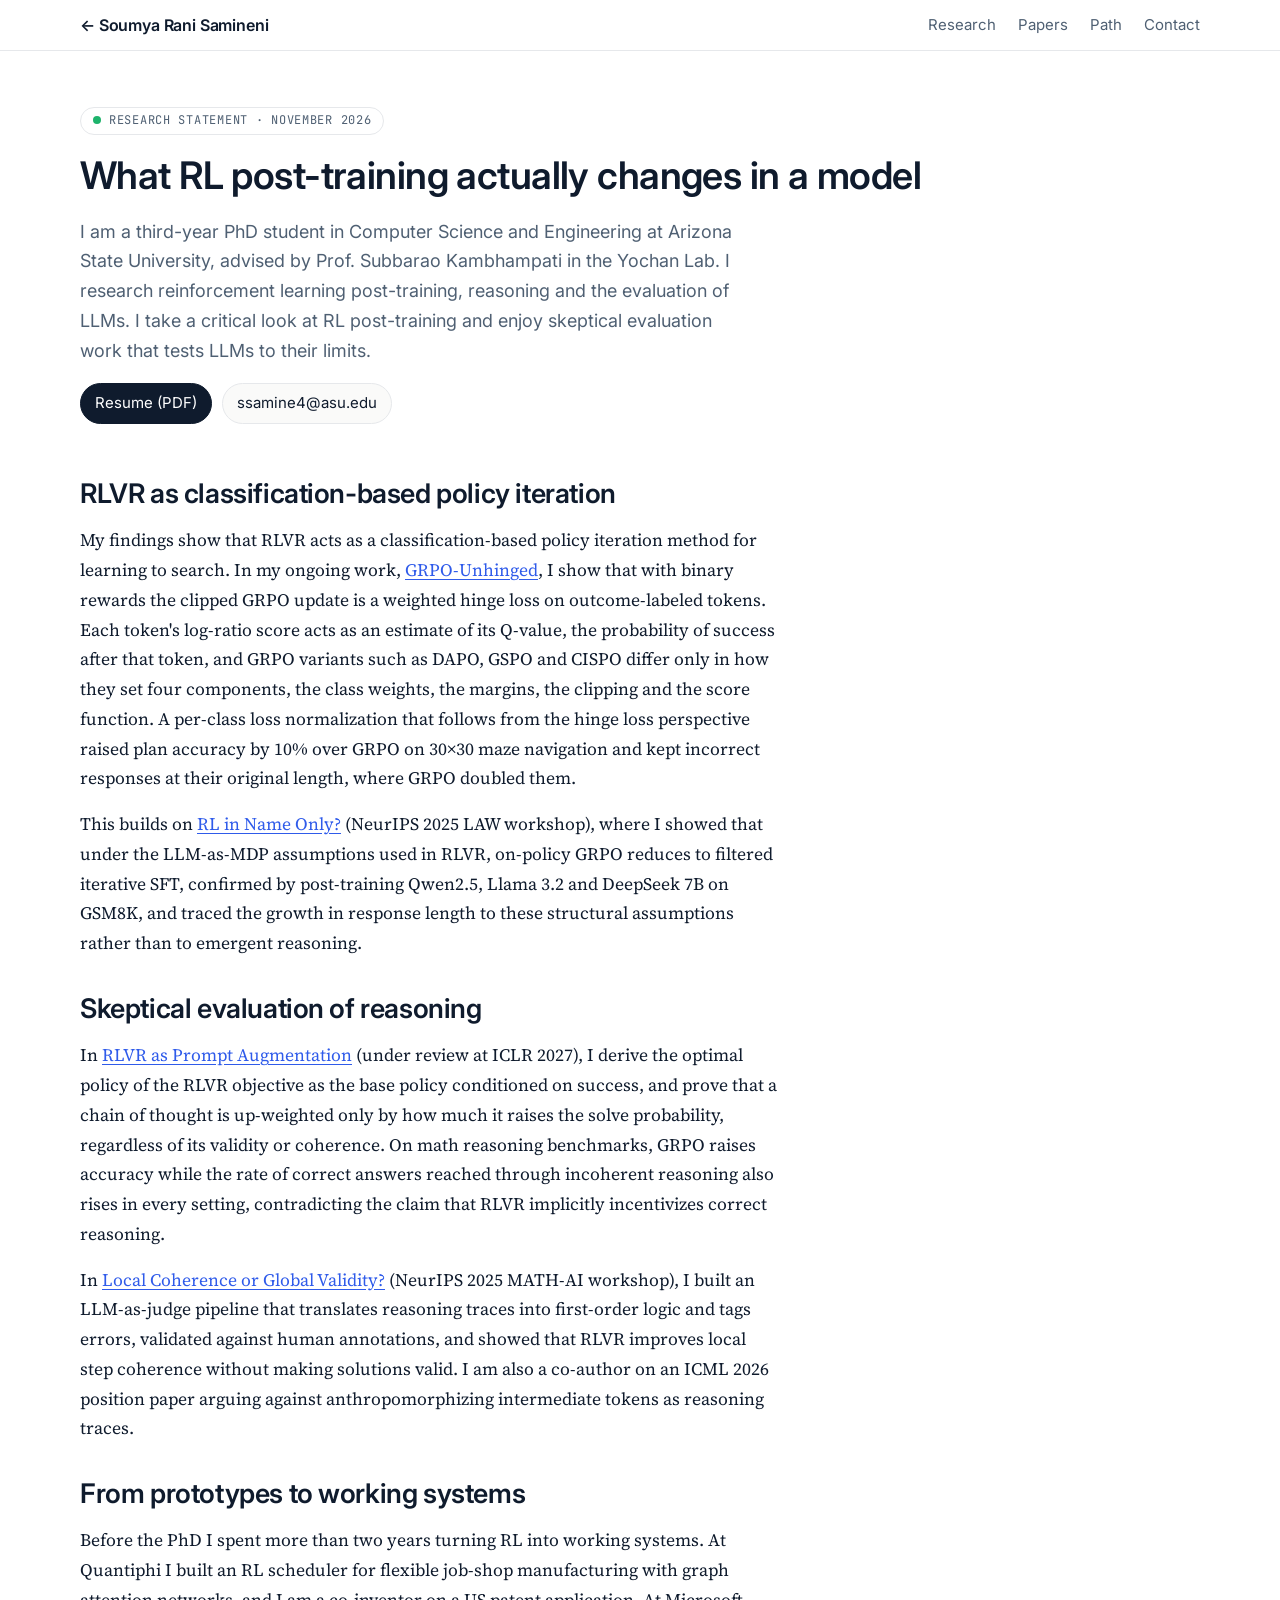
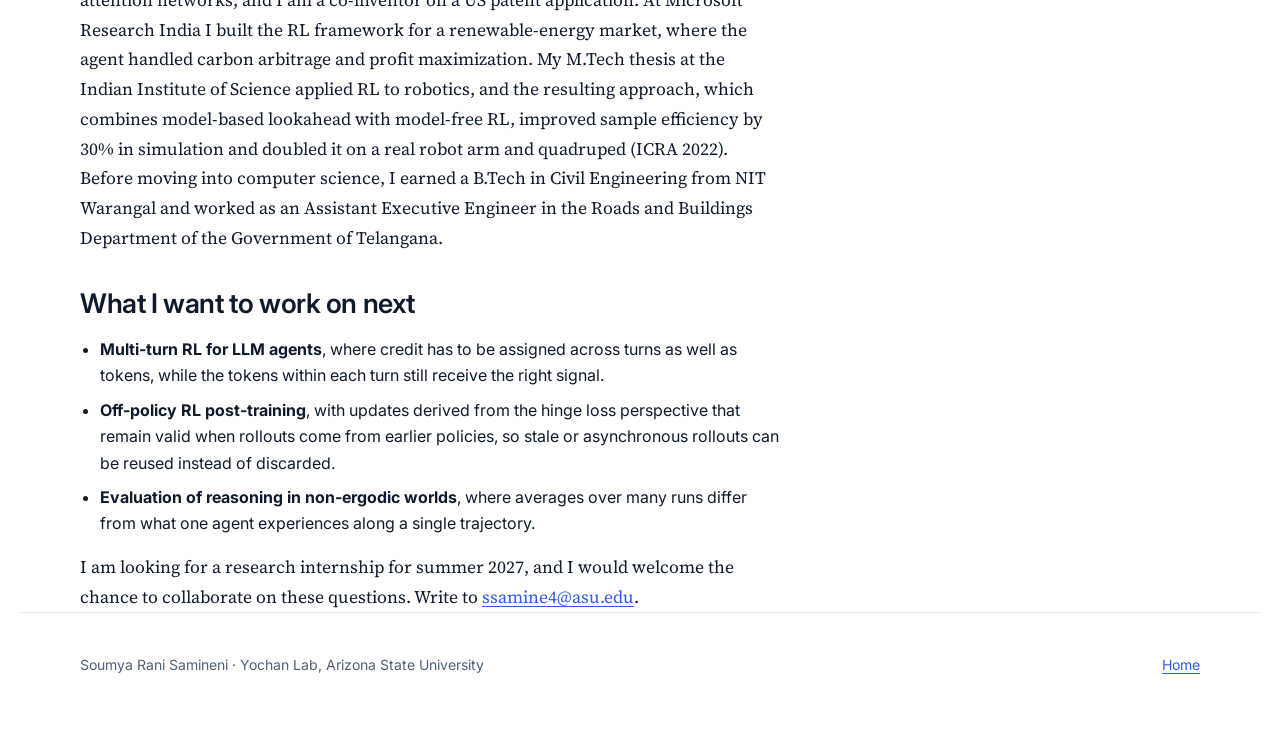
<file: research.html>
<!doctype html>
<html lang="en">
<head>
<meta charset="utf-8">
<meta name="viewport" content="width=device-width, initial-scale=1, viewport-fit=cover">
<title>Research Statement · Soumya Rani Samineni</title>
<meta name="description" content="Research statement of Soumya Rani Samineni, PhD student at Arizona State University working on RL post-training, reasoning and the evaluation of LLMs.">
<link rel="preconnect" href="https://fonts.googleapis.com">
<link rel="preconnect" href="https://fonts.gstatic.com" crossorigin>
<link href="https://fonts.googleapis.com/css2?family=Inter:wght@400;500;600&family=Source+Serif+4:opsz,wght@8..60,400;8..60,600&family=JetBrains+Mono:wght@400;500&display=swap" rel="stylesheet">
<link rel="icon" href="assets/favicon.svg?v=202611051950" type="image/svg+xml">
<link rel="icon" href="assets/favicon-96.png?v=202611051950" type="image/png" sizes="96x96">
<link rel="icon" href="assets/favicon-64.png?v=202611051950" type="image/png" sizes="64x64">
<link rel="apple-touch-icon" href="assets/apple-touch-icon.png?v=202611051950">
<link rel="stylesheet" href="assets/style.css?v=202611081452">
</head>
<body>
<nav class="top"><div class="wrap"><a class="brand" href="index.html">← Soumya Rani Samineni</a><ul><li><a href="index.html#featured">Research</a></li><li><a href="index.html#papers">Papers</a></li><li><a href="index.html#path">Path</a></li><li><a href="index.html#contact">Contact</a></li></ul></div></nav>

<main class="wrap">
  <div class="proj-hero">
    <span class="status"><i></i>Research statement · November 2026</span>
    <h1>What RL post-training actually changes in a model</h1>
    <p class="lede">I am a third-year PhD student in Computer Science and Engineering at Arizona State University, advised by Prof. Subbarao Kambhampati in the Yochan Lab. I research reinforcement learning post-training, reasoning and the evaluation of LLMs. I take a critical look at RL post-training and enjoy skeptical evaluation work that tests LLMs to their limits.</p>
    <div class="paper-meta">
      <a class="pill primary" href="data/Soumya_CV.pdf?v=202611071233">Resume (PDF)</a>
      <a class="pill" href="mailto:ssamine4@asu.edu">ssamine4@asu.edu</a>
    </div>
  </div>

  <div class="statement">
    <h2>RLVR as classification-based policy iteration</h2>
    <p>My findings show that RLVR acts as a classification-based policy iteration method for learning to search. In my ongoing work, <a href="projects/grpo-unhinged.html">GRPO-Unhinged</a>, I show that with binary rewards the clipped GRPO update is a weighted hinge loss on outcome-labeled tokens. Each token's log-ratio score acts as an estimate of its Q-value, the probability of success after that token, and GRPO variants such as DAPO, GSPO and CISPO differ only in how they set four components, the class weights, the margins, the clipping and the score function. A per-class loss normalization that follows from the hinge loss perspective raised plan accuracy by 10% over GRPO on 30×30 maze navigation and kept incorrect responses at their original length, where GRPO doubled them.</p>
    <p>This builds on <a href="papers/rl-in-name-only.html">RL in Name Only?</a> (NeurIPS 2025 LAW workshop), where I showed that under the LLM-as-MDP assumptions used in RLVR, on-policy GRPO reduces to filtered iterative SFT, confirmed by post-training Qwen2.5, Llama 3.2 and DeepSeek 7B on GSM8K, and traced the growth in response length to these structural assumptions rather than to emergent reasoning.</p>

    <h2>Skeptical evaluation of reasoning</h2>
    <p>In <a href="papers/prompt-augmentation.html">RLVR as Prompt Augmentation</a> (under review at ICLR 2027), I derive the optimal policy of the RLVR objective as the base policy conditioned on success, and prove that a chain of thought is up-weighted only by how much it raises the solve probability, regardless of its validity or coherence. On math reasoning benchmarks, GRPO raises accuracy while the rate of correct answers reached through incoherent reasoning also rises in every setting, contradicting the claim that RLVR implicitly incentivizes correct reasoning.</p>
    <p>In <a href="papers/local-coherence.html">Local Coherence or Global Validity?</a> (NeurIPS 2025 MATH-AI workshop), I built an LLM-as-judge pipeline that translates reasoning traces into first-order logic and tags errors, validated against human annotations, and showed that RLVR improves local step coherence without making solutions valid. I am also a co-author on an ICML 2026 position paper arguing against anthropomorphizing intermediate tokens as reasoning traces.</p>

    <h2>From prototypes to working systems</h2>
    <p>Before the PhD I spent more than two years turning RL into working systems. At Quantiphi I built an RL scheduler for flexible job-shop manufacturing with graph attention networks, and I am a co-inventor on a US patent application. At Microsoft Research India I built the RL framework for a renewable-energy market, where the agent handled carbon arbitrage and profit maximization. My M.Tech thesis at the Indian Institute of Science applied RL to robotics, and the resulting approach, which combines model-based lookahead with model-free RL, improved sample efficiency by 30% in simulation and doubled it on a real robot arm and quadruped (ICRA 2022). Before moving into computer science, I earned a B.Tech in Civil Engineering from NIT Warangal and worked as an Assistant Executive Engineer in the Roads and Buildings Department of the Government of Telangana.</p>

    <h2>What I want to work on next</h2>
    <ul style="margin:0;padding-left:20px;display:grid;gap:8px">
      <li><b>Multi-turn RL for LLM agents</b>, where credit has to be assigned across turns as well as tokens, while the tokens within each turn still receive the right signal.</li>
      <li><b>Off-policy RL post-training</b>, with updates derived from the hinge loss perspective that remain valid when rollouts come from earlier policies, so stale or asynchronous rollouts can be reused instead of discarded.</li>
      <li><b>Evaluation of reasoning in non-ergodic worlds</b>, where averages over many runs differ from what one agent experiences along a single trajectory.</li>
    </ul>
    <p>I am looking for a research internship for summer 2027, and I would welcome the chance to collaborate on these questions. Write to <a href="mailto:ssamine4@asu.edu">ssamine4@asu.edu</a>.</p>
  </div>
</main>
<footer><div class="wrap"><span>Soumya Rani Samineni · Yochan Lab, Arizona State University</span><a href="index.html">Home</a></div></footer>
</body>
</html>
</file>
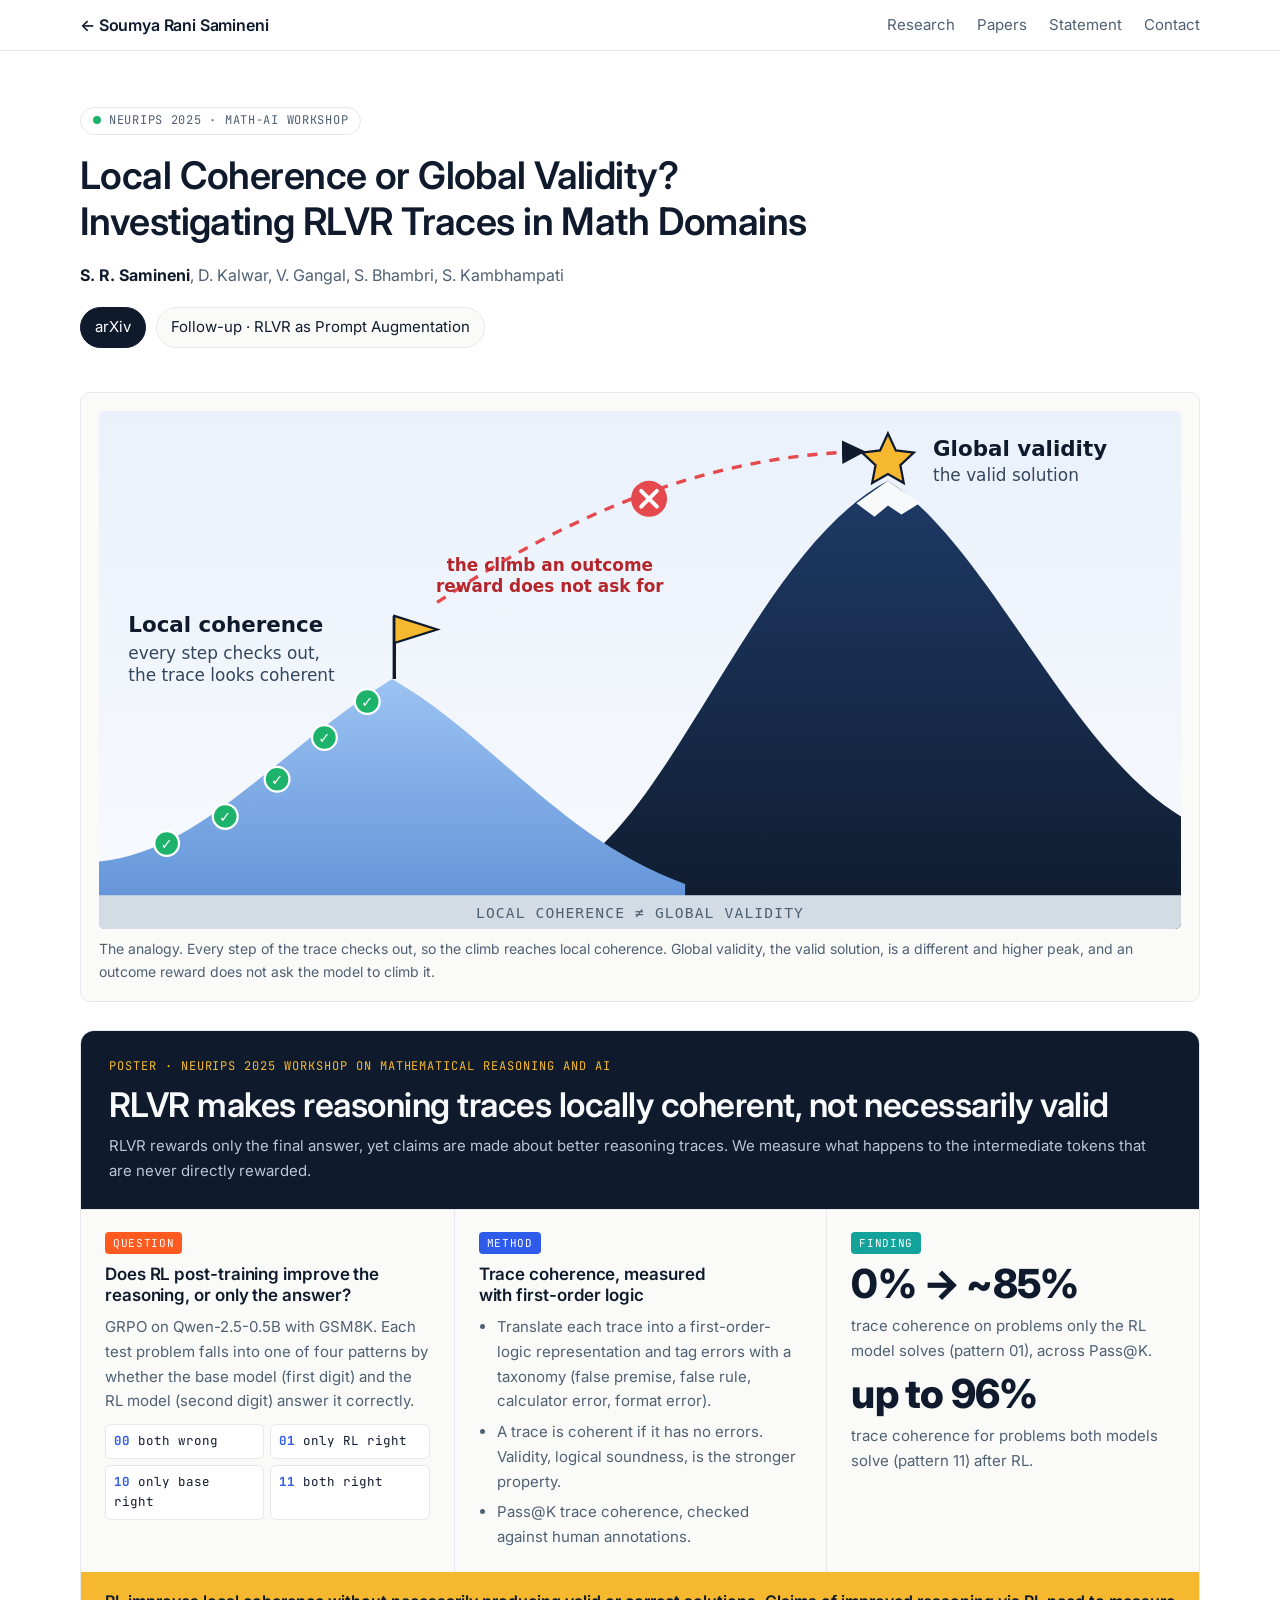
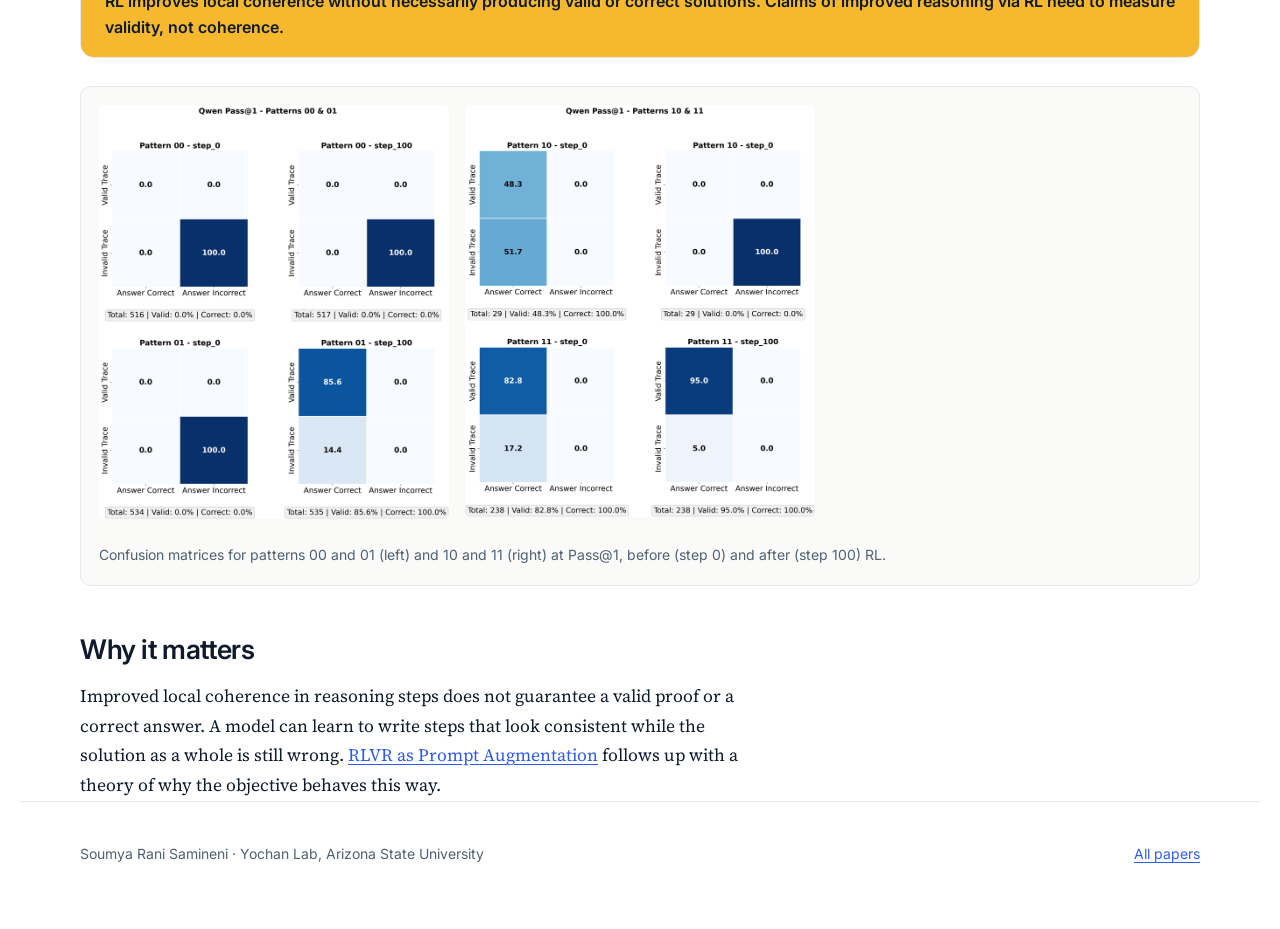
<file: papers/local-coherence.html>
<!doctype html>
<html lang="en">
<head>
<meta charset="utf-8">
<meta name="viewport" content="width=device-width, initial-scale=1, viewport-fit=cover">
<title>Local Coherence or Global Validity? · Soumya Rani Samineni</title>
<meta name="description" content="RL post-training improves the local coherence of reasoning traces without necessarily making them valid. A first-order-logic measure of trace coherence on GSM8K.">
<link rel="preconnect" href="https://fonts.googleapis.com">
<link rel="preconnect" href="https://fonts.gstatic.com" crossorigin>
<link href="https://fonts.googleapis.com/css2?family=Inter:wght@400;500;600&family=Source+Serif+4:opsz,wght@8..60,400;8..60,600&family=JetBrains+Mono:wght@400;500&display=swap" rel="stylesheet">
<link rel="icon" href="../assets/favicon.svg?v=202611051950" type="image/svg+xml">
<link rel="icon" href="../assets/favicon-96.png?v=202611051950" type="image/png" sizes="96x96">
<link rel="icon" href="../assets/favicon-64.png?v=202611051950" type="image/png" sizes="64x64">
<link rel="apple-touch-icon" href="../assets/apple-touch-icon.png?v=202611051950">
<link rel="stylesheet" href="../assets/style.css?v=202611081452">
<style>
.poster { border: 1px solid var(--line); border-radius: 14px; overflow: hidden; background: var(--surface); margin: 28px 0; }
.poster .band { background: #0F1B2D; color: #F7F9FB; padding: 26px 28px; display: grid; gap: 8px; }
.poster .band h2 { color: #F7F9FB; font-size: clamp(24px, 3vw, 34px); }
.poster .band p { color: #B8C6D6; font-size: 15px; }
.poster .band .ven { font-family: var(--font-mono); font-size: 12px; letter-spacing: .08em; text-transform: uppercase; color: #F5B82E; }
.poster .cols { display: grid; grid-template-columns: repeat(auto-fit, minmax(240px, 1fr)); }
.poster .col { padding: 22px 24px; display: grid; gap: 10px; align-content: start; border-top: 1px solid var(--line); }
.poster .col + .col { border-left: 1px solid var(--line); }
@media (max-width: 760px) { .poster .col + .col { border-left: 0; } }
.poster .col h3 { font-size: 17px; }
.poster .col p, .poster .col li { color: var(--muted); font-size: 15px; }
.poster .col ul { margin: 0; padding-left: 18px; display: grid; gap: 6px; }
.poster .tag { justify-self: start; font-family: var(--font-mono); font-size: 11px; letter-spacing: .06em; text-transform: uppercase; padding: 2px 8px; border-radius: 4px; color: #fff; }
.poster .big { font-family: var(--font-display); font-size: 40px; font-weight: 800; letter-spacing: -.02em; line-height: 1; color: var(--ink); }
.patterns { display: grid; grid-template-columns: repeat(2, minmax(0, 1fr)); gap: 6px; font-family: var(--font-mono); font-size: 12.5px; }
.patterns span { border: 1px solid var(--line); border-radius: 6px; padding: 6px 8px; color: var(--ink); background: var(--bg); }
.patterns b { color: var(--accent); }
.poster .take { background: #F5B82E; color: #0F1B2D; padding: 16px 24px; font-weight: 600; font-size: 16px; }
</style>
</head>
<body>
<nav class="top"><div class="wrap"><a class="brand" href="../index.html">← Soumya Rani Samineni</a><ul><li><a href="../index.html#featured">Research</a></li><li><a href="../index.html#papers">Papers</a></li><li><a href="../research.html">Statement</a></li><li><a href="../index.html#contact">Contact</a></li></ul></div></nav>

<main class="wrap">
  <div class="proj-hero">
    <span class="status"><i></i>NeurIPS 2025 · MATH-AI workshop</span>
    <h1>Local Coherence or Global Validity? Investigating RLVR Traces in Math Domains</h1>
    <p class="au" style="color:var(--muted)"><b style="color:var(--ink)">S. R. Samineni</b>, D. Kalwar, V. Gangal, S. Bhambri, S. Kambhampati</p>
    <div class="paper-meta">
      <a class="pill primary" href="https://arxiv.org/abs/2510.18176">arXiv</a>
      <a class="pill" href="prompt-augmentation.html">Follow-up · RLVR as Prompt Augmentation</a>
    </div>
  </div>

  <figure class="fig" style="margin:8px 0 28px">
    <img src="../assets/papers/lcgv-local-peak.svg" alt="Footsteps, each marked with a check, climb a small hill to local coherence, while the taller peak, global validity, is never reached.">
    <figcaption>The analogy. Every step of the trace checks out, so the climb reaches local coherence. Global validity, the valid solution, is a different and higher peak, and an outcome reward does not ask the model to climb it.</figcaption>
  </figure>

  <section class="poster" aria-label="Poster summary" style="padding:0;border-top:1px solid var(--line)">
    <div class="band">
      <span class="ven">Poster · NeurIPS 2025 Workshop on Mathematical Reasoning and AI</span>
      <h2>RLVR makes reasoning traces locally coherent, not necessarily valid</h2>
      <p>RLVR rewards only the final answer, yet claims are made about better reasoning traces. We measure what happens to the intermediate tokens that are never directly rewarded.</p>
    </div>
    <div class="cols">
      <div class="col">
        <span class="tag" style="background:#FF5A1F">Question</span>
        <h3>Does RL post-training improve the reasoning, or only the answer?</h3>
        <p>GRPO on Qwen-2.5-0.5B with GSM8K. Each test problem falls into one of four patterns by whether the base model (first digit) and the RL model (second digit) answer it correctly.</p>
        <div class="patterns"><span><b>00</b> both wrong</span><span><b>01</b> only RL right</span><span><b>10</b> only base right</span><span><b>11</b> both right</span></div>
      </div>
      <div class="col">
        <span class="tag" style="background:#2F5BEA">Method</span>
        <h3>Trace coherence, measured with first-order logic</h3>
        <ul>
          <li>Translate each trace into a first-order-logic representation and tag errors with a taxonomy (false premise, false rule, calculator error, format error).</li>
          <li>A trace is coherent if it has no errors. Validity, logical soundness, is the stronger property.</li>
          <li>Pass@K trace coherence, checked against human annotations.</li>
        </ul>
      </div>
      <div class="col">
        <span class="tag" style="background:#14A39A">Finding</span>
        <span class="big">0% → ~85%</span>
        <p>trace coherence on problems only the RL model solves (pattern 01), across Pass@K.</p>
        <span class="big">up to 96%</span>
        <p>trace coherence for problems both models solve (pattern 11) after RL.</p>
      </div>
    </div>
    <div class="take">RL improves local coherence without necessarily producing valid or correct solutions. Claims of improved reasoning via RL need to measure validity, not coherence.</div>
  </section>

  <figure class="fig pair" style="margin:28px 0">
    <img src="../assets/papers/lcgv-patterns-00-01.png" alt="Confusion matrices of trace validity against answer correctness for patterns 00 and 01, base model and RL model, at Pass@1." loading="lazy">
    <img src="../assets/papers/lcgv-patterns-10-11.png" alt="Confusion matrices of trace validity against answer correctness for patterns 10 and 11, base model and RL model, at Pass@1." loading="lazy">
    <figcaption>Confusion matrices for patterns 00 and 01 (left) and 10 and 11 (right) at Pass@1, before (step 0) and after (step 100) RL.</figcaption>
  </figure>

  <div class="prose">
    <h2>Why it matters</h2>
    <p>Improved local coherence in reasoning steps does not guarantee a valid proof or a correct answer. A model can learn to write steps that look consistent while the solution as a whole is still wrong. <a href="prompt-augmentation.html">RLVR as Prompt Augmentation</a> follows up with a theory of why the objective behaves this way.</p>
  </div>
</main>
<footer><div class="wrap"><span>Soumya Rani Samineni · Yochan Lab, Arizona State University</span><a href="../index.html#papers">All papers</a></div></footer>
</body>
</html>
</file>
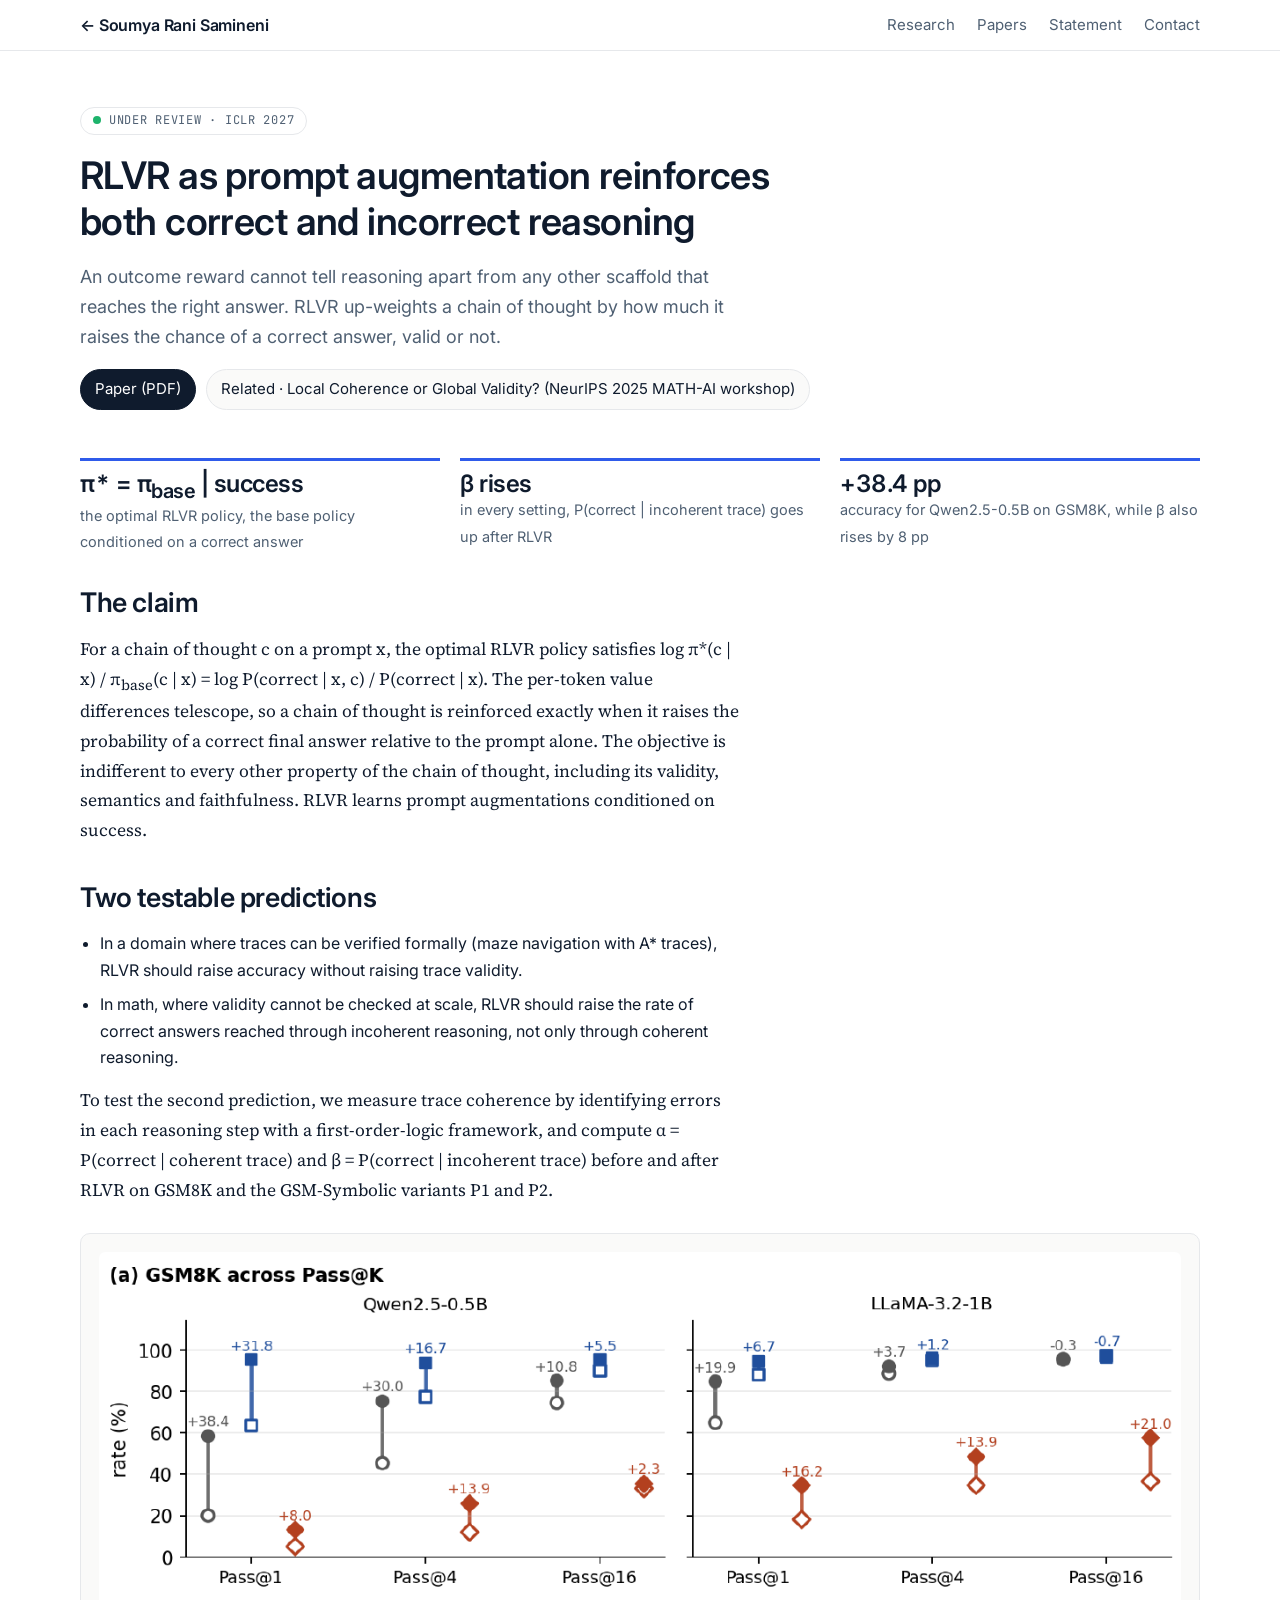
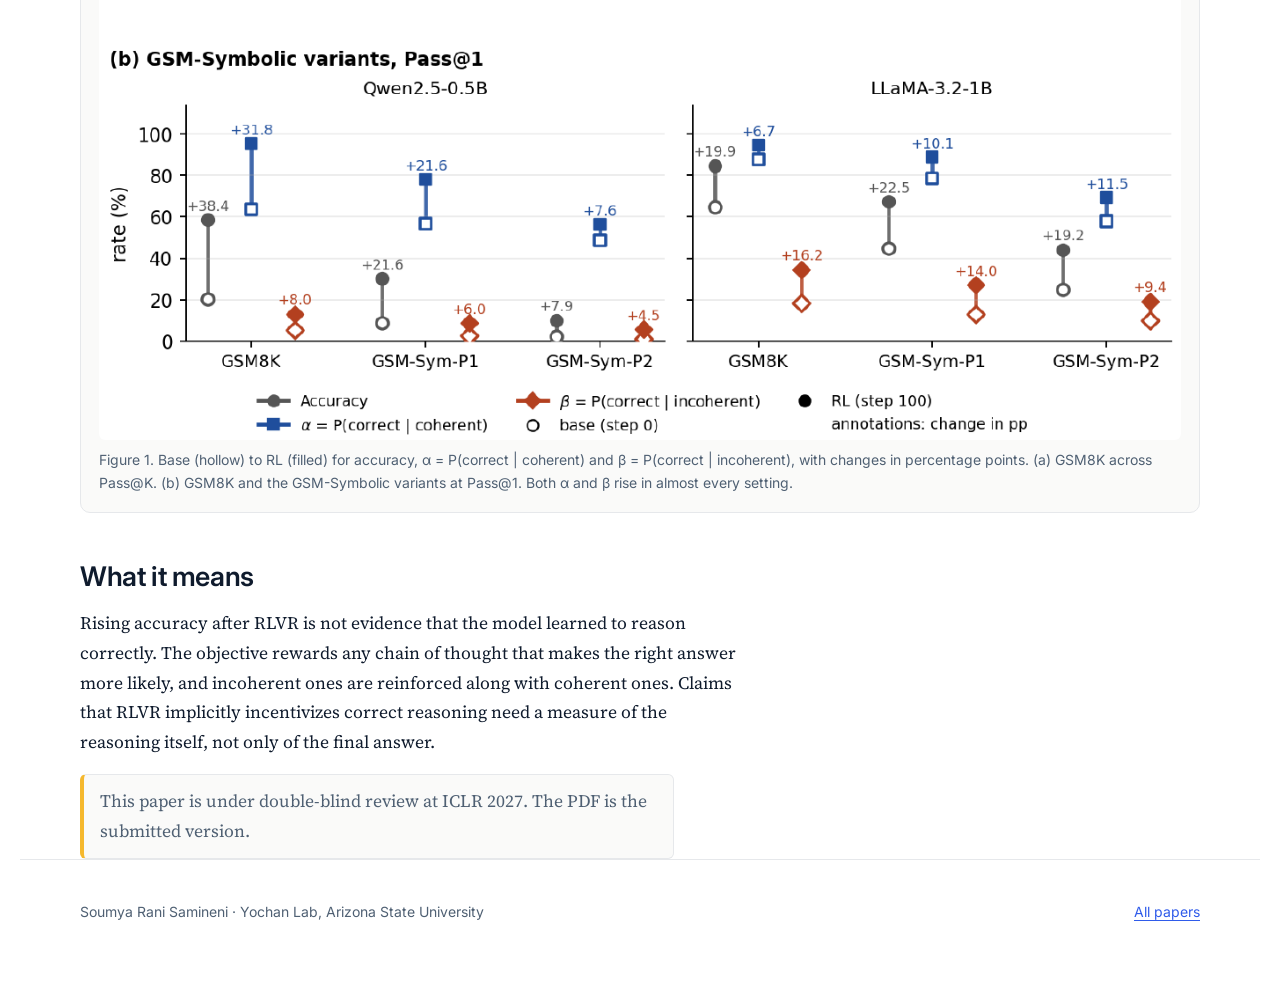
<file: papers/prompt-augmentation.html>
<!doctype html>
<html lang="en">
<head>
<meta charset="utf-8">
<meta name="viewport" content="width=device-width, initial-scale=1, viewport-fit=cover">
<title>RLVR as Prompt Augmentation · Soumya Rani Samineni</title>
<meta name="description" content="The optimal RLVR policy is the base policy conditioned on success, so a chain of thought is reinforced by how much it raises the probability of a correct answer, whether or not it is valid.">
<link rel="preconnect" href="https://fonts.googleapis.com">
<link rel="preconnect" href="https://fonts.gstatic.com" crossorigin>
<link href="https://fonts.googleapis.com/css2?family=Inter:wght@400;500;600&family=Source+Serif+4:opsz,wght@8..60,400;8..60,600&family=JetBrains+Mono:wght@400;500&display=swap" rel="stylesheet">
<link rel="icon" href="../assets/favicon.svg?v=202611051950" type="image/svg+xml">
<link rel="icon" href="../assets/favicon-96.png?v=202611051950" type="image/png" sizes="96x96">
<link rel="icon" href="../assets/favicon-64.png?v=202611051950" type="image/png" sizes="64x64">
<link rel="apple-touch-icon" href="../assets/apple-touch-icon.png?v=202611051950">
<link rel="stylesheet" href="../assets/style.css?v=202611081452">
</head>
<body>
<nav class="top"><div class="wrap"><a class="brand" href="../index.html">← Soumya Rani Samineni</a><ul><li><a href="../index.html#featured">Research</a></li><li><a href="../index.html#papers">Papers</a></li><li><a href="../research.html">Statement</a></li><li><a href="../index.html#contact">Contact</a></li></ul></div></nav>

<main class="wrap">
  <div class="proj-hero">
    <span class="status"><i></i>Under review · ICLR 2027</span>
    <h1>RLVR as prompt augmentation reinforces both correct and incorrect reasoning</h1>
    <p class="lede">An outcome reward cannot tell reasoning apart from any other scaffold that reaches the right answer. RLVR up-weights a chain of thought by how much it raises the chance of a correct answer, valid or not.</p>
    <div class="paper-meta">
      <a class="pill primary" href="../data/RLVR_as_Prompt_Augmentation_ICLR2027_submission.pdf">Paper (PDF)</a>
      <a class="pill" href="local-coherence.html">Related · Local Coherence or Global Validity? (NeurIPS 2025 MATH-AI workshop)</a>
    </div>
  </div>

  <div class="facts">
    <div class="fact"><b>π* = π<sub>base</sub> | success</b><span>the optimal RLVR policy, the base policy conditioned on a correct answer</span></div>
    <div class="fact"><b>β rises</b><span>in every setting, P(correct | incoherent trace) goes up after RLVR</span></div>
    <div class="fact"><b>+38.4 pp</b><span>accuracy for Qwen2.5-0.5B on GSM8K, while β also rises by 8 pp</span></div>
  </div>

  <div class="prose">
    <h2>The claim</h2>
    <p>For a chain of thought c on a prompt x, the optimal RLVR policy satisfies log π*(c | x) / π<sub>base</sub>(c | x) = log P(correct | x, c) / P(correct | x). The per-token value differences telescope, so a chain of thought is reinforced exactly when it raises the probability of a correct final answer relative to the prompt alone. The objective is indifferent to every other property of the chain of thought, including its validity, semantics and faithfulness. RLVR learns prompt augmentations conditioned on success.</p>
    <h2>Two testable predictions</h2>
    <ul>
      <li>In a domain where traces can be verified formally (maze navigation with A* traces), RLVR should raise accuracy without raising trace validity.</li>
      <li>In math, where validity cannot be checked at scale, RLVR should raise the rate of correct answers reached through incoherent reasoning, not only through coherent reasoning.</li>
    </ul>
    <p>To test the second prediction, we measure trace coherence by identifying errors in each reasoning step with a first-order-logic framework, and compute α = P(correct | coherent trace) and β = P(correct | incoherent trace) before and after RLVR on GSM8K and the GSM-Symbolic variants P1 and P2.</p>
  </div>

  <figure class="fig" style="margin:28px 0">
    <img src="../assets/papers/pa-alpha-beta.png" alt="Dot plots from base (hollow) to RL (filled) for accuracy, alpha and beta on GSM8K across Pass@1, 4 and 16, and on GSM-Symbolic variants, for Qwen2.5-0.5B and LLaMA-3.2-1B. Beta rises in almost every setting." loading="lazy">
    <figcaption>Figure 1. Base (hollow) to RL (filled) for accuracy, α = P(correct | coherent) and β = P(correct | incoherent), with changes in percentage points. (a) GSM8K across Pass@K. (b) GSM8K and the GSM-Symbolic variants at Pass@1. Both α and β rise in almost every setting.</figcaption>
  </figure>

  <div class="prose">
    <h2>What it means</h2>
    <p>Rising accuracy after RLVR is not evidence that the model learned to reason correctly. The objective rewards any chain of thought that makes the right answer more likely, and incoherent ones are reinforced along with coherent ones. Claims that RLVR implicitly incentivizes correct reasoning need a measure of the reasoning itself, not only of the final answer.</p>
    <p class="note">This paper is under double-blind review at ICLR 2027. The PDF is the submitted version.</p>
  </div>
</main>
<footer><div class="wrap"><span>Soumya Rani Samineni · Yochan Lab, Arizona State University</span><a href="../index.html#papers">All papers</a></div></footer>
</body>
</html>
</file>
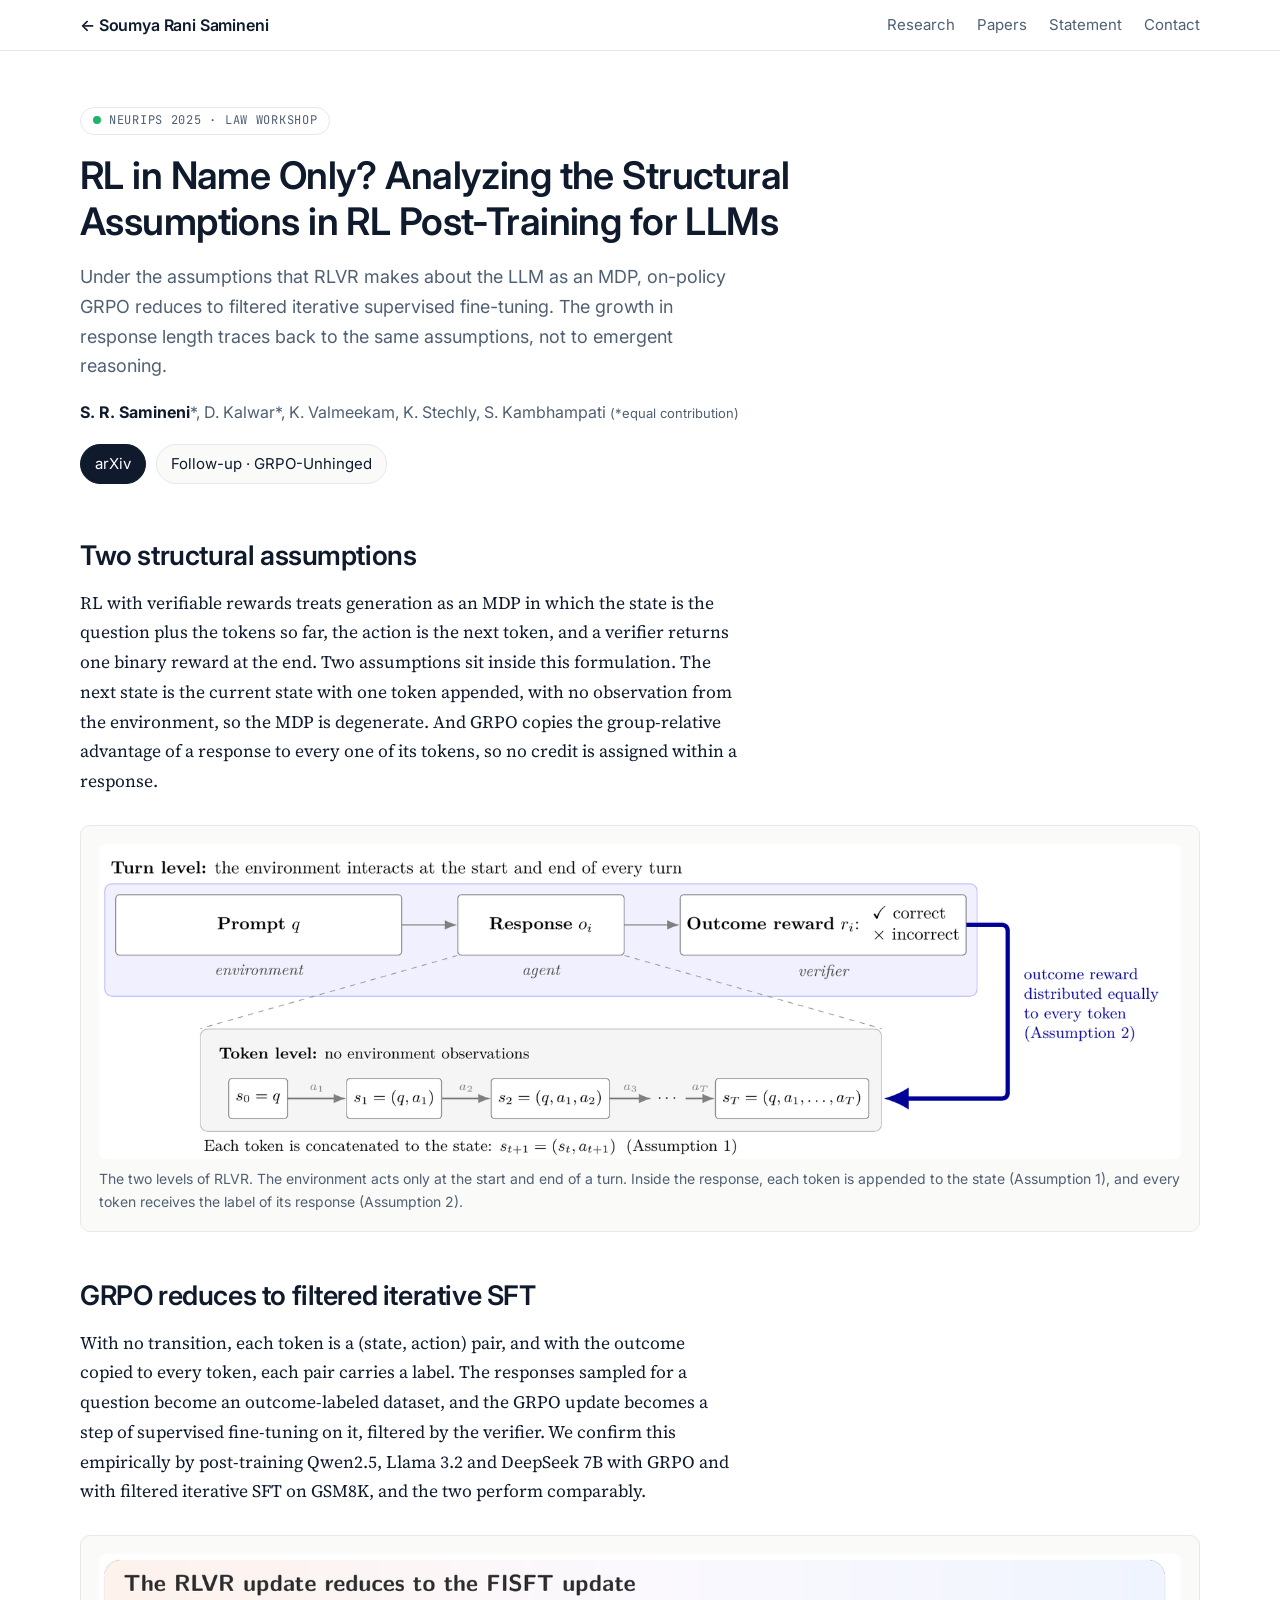
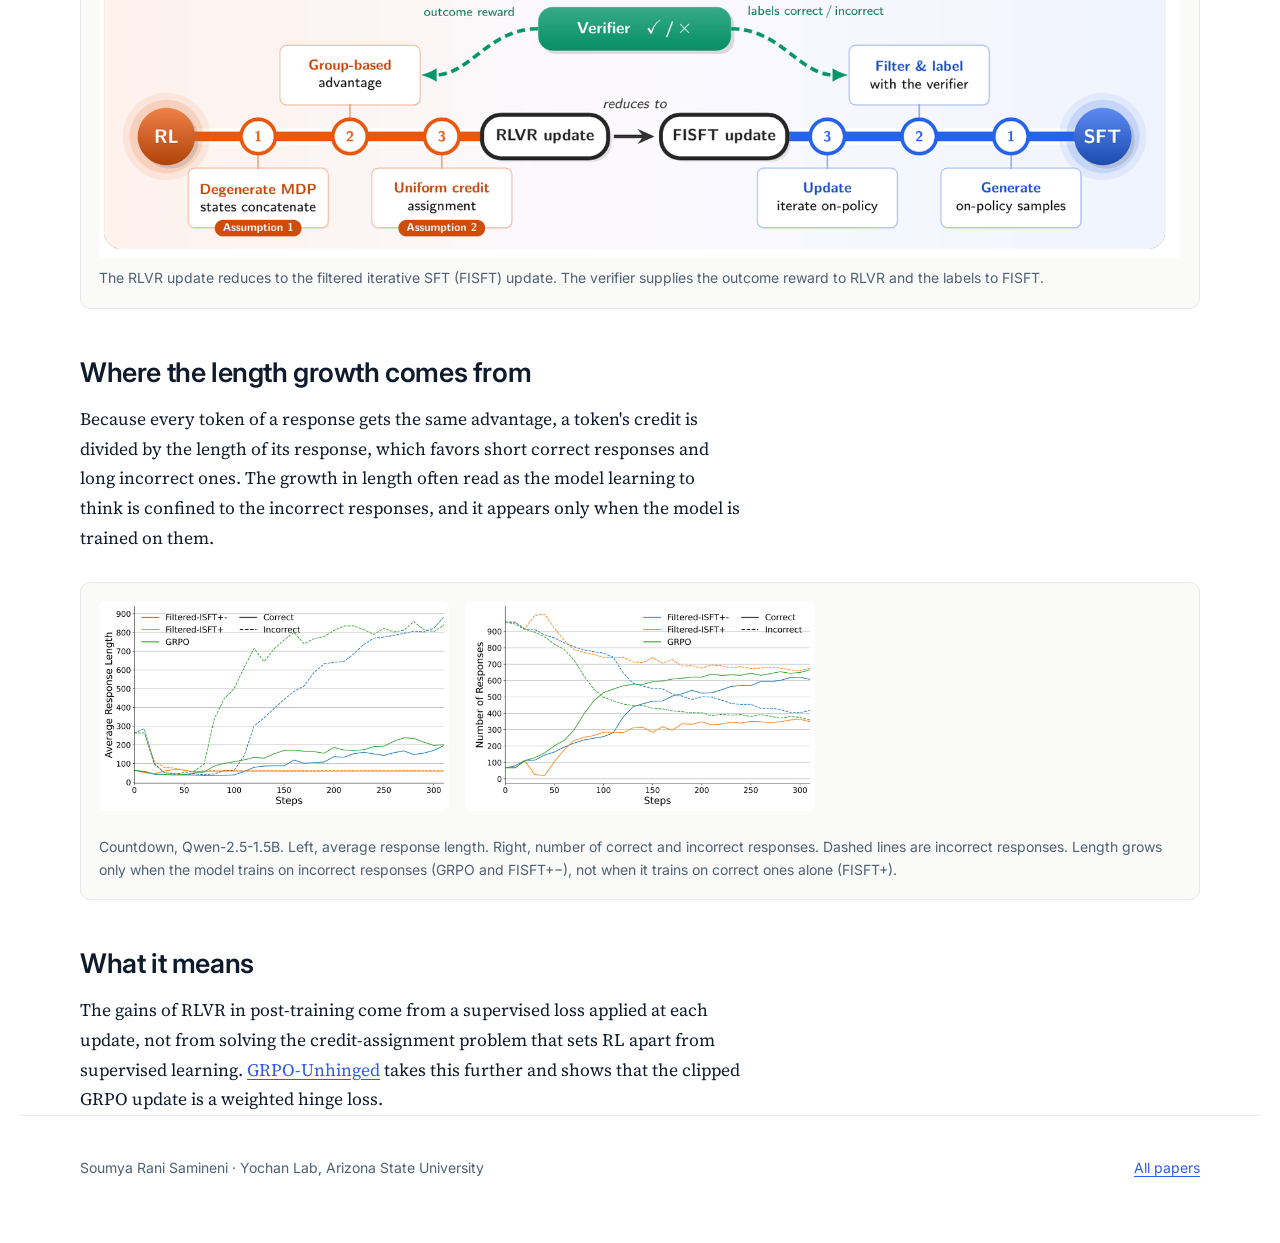
<file: papers/rl-in-name-only.html>
<!doctype html>
<html lang="en">
<head>
<meta charset="utf-8">
<meta name="viewport" content="width=device-width, initial-scale=1, viewport-fit=cover">
<title>RL in Name Only? · Soumya Rani Samineni</title>
<meta name="description" content="Under the structural assumptions used in RLVR, on-policy GRPO reduces to filtered iterative supervised fine-tuning, and the growth in response length traces back to those assumptions.">
<link rel="preconnect" href="https://fonts.googleapis.com">
<link rel="preconnect" href="https://fonts.gstatic.com" crossorigin>
<link href="https://fonts.googleapis.com/css2?family=Inter:wght@400;500;600&family=Source+Serif+4:opsz,wght@8..60,400;8..60,600&family=JetBrains+Mono:wght@400;500&display=swap" rel="stylesheet">
<link rel="icon" href="../assets/favicon.svg?v=202611051950" type="image/svg+xml">
<link rel="icon" href="../assets/favicon-96.png?v=202611051950" type="image/png" sizes="96x96">
<link rel="icon" href="../assets/favicon-64.png?v=202611051950" type="image/png" sizes="64x64">
<link rel="apple-touch-icon" href="../assets/apple-touch-icon.png?v=202611051950">
<link rel="stylesheet" href="../assets/style.css?v=202611081452">
</head>
<body>
<nav class="top"><div class="wrap"><a class="brand" href="../index.html">← Soumya Rani Samineni</a><ul><li><a href="../index.html#featured">Research</a></li><li><a href="../index.html#papers">Papers</a></li><li><a href="../research.html">Statement</a></li><li><a href="../index.html#contact">Contact</a></li></ul></div></nav>

<main class="wrap">
  <div class="proj-hero">
    <span class="status"><i></i>NeurIPS 2025 · LAW workshop</span>
    <h1>RL in Name Only? Analyzing the Structural Assumptions in RL Post-Training for LLMs</h1>
    <p class="lede">Under the assumptions that RLVR makes about the LLM as an MDP, on-policy GRPO reduces to filtered iterative supervised fine-tuning. The growth in response length traces back to the same assumptions, not to emergent reasoning.</p>
    <p class="au" style="color:var(--muted)"><b style="color:var(--ink)">S. R. Samineni</b>*, D. Kalwar*, K. Valmeekam, K. Stechly, S. Kambhampati <span style="font-size:13px">(*equal contribution)</span></p>
    <div class="paper-meta">
      <a class="pill primary" href="https://arxiv.org/abs/2505.13697">arXiv</a>
      <a class="pill" href="../projects/grpo-unhinged.html">Follow-up · GRPO-Unhinged</a>
    </div>
  </div>

  <div class="prose">
    <h2>Two structural assumptions</h2>
    <p>RL with verifiable rewards treats generation as an MDP in which the state is the question plus the tokens so far, the action is the next token, and a verifier returns one binary reward at the end. Two assumptions sit inside this formulation. The next state is the current state with one token appended, with no observation from the environment, so the MDP is degenerate. And GRPO copies the group-relative advantage of a response to every one of its tokens, so no credit is assigned within a response.</p>
  </div>

  <figure class="fig" style="margin:28px 0">
    <img src="../assets/papers/rlino-two-levels.png" alt="Turn level: prompt, response and outcome reward from the verifier. Token level: each token is appended to the state with no environment observation (Assumption 1), and the outcome reward is distributed equally to every token (Assumption 2)." loading="lazy">
    <figcaption>The two levels of RLVR. The environment acts only at the start and end of a turn. Inside the response, each token is appended to the state (Assumption 1), and every token receives the label of its response (Assumption 2).</figcaption>
  </figure>

  <div class="prose">
    <h2>GRPO reduces to filtered iterative SFT</h2>
    <p>With no transition, each token is a (state, action) pair, and with the outcome copied to every token, each pair carries a label. The responses sampled for a question become an outcome-labeled dataset, and the GRPO update becomes a step of supervised fine-tuning on it, filtered by the verifier. We confirm this empirically by post-training Qwen2.5, Llama 3.2 and DeepSeek 7B with GRPO and with filtered iterative SFT on GSM8K, and the two perform comparably.</p>
  </div>

  <figure class="fig" style="margin:28px 0">
    <img src="../assets/papers/rlino-reduction.png" alt="Diagram. On the RL side, a degenerate MDP, a group-based advantage and uniform credit assignment lead to the RLVR update. On the SFT side, generating on-policy samples, filtering and labeling with the verifier, and updating iteratively lead to the FISFT update. The RLVR update reduces to the FISFT update." loading="lazy">
    <figcaption>The RLVR update reduces to the filtered iterative SFT (FISFT) update. The verifier supplies the outcome reward to RLVR and the labels to FISFT.</figcaption>
  </figure>

  <div class="prose">
    <h2>Where the length growth comes from</h2>
    <p>Because every token of a response gets the same advantage, a token's credit is divided by the length of its response, which favors short correct responses and long incorrect ones. The growth in length often read as the model learning to think is confined to the incorrect responses, and it appears only when the model is trained on them.</p>
  </div>

  <figure class="fig pair" style="margin:28px 0">
    <img src="../assets/papers/rlino-countdown-lengths.png" alt="Line chart of average response length over training steps on Countdown. Incorrect responses under GRPO and under FISFT trained on both classes grow from about 60 to over 800 tokens; correct responses stay near 200; FISFT trained only on correct responses stays flat near 60." loading="lazy">
    <img src="../assets/papers/rlino-countdown-counts.png" alt="Line chart of the number of correct and incorrect responses over training steps on Countdown for GRPO and the FISFT variants." loading="lazy">
    <figcaption>Countdown, Qwen-2.5-1.5B. Left, average response length. Right, number of correct and incorrect responses. Dashed lines are incorrect responses. Length grows only when the model trains on incorrect responses (GRPO and FISFT+−), not when it trains on correct ones alone (FISFT+).</figcaption>
  </figure>

  <div class="prose">
    <h2>What it means</h2>
    <p>The gains of RLVR in post-training come from a supervised loss applied at each update, not from solving the credit-assignment problem that sets RL apart from supervised learning. <a href="../projects/grpo-unhinged.html">GRPO-Unhinged</a> takes this further and shows that the clipped GRPO update is a weighted hinge loss.</p>
  </div>
</main>
<footer><div class="wrap"><span>Soumya Rani Samineni · Yochan Lab, Arizona State University</span><a href="../index.html#papers">All papers</a></div></footer>
</body>
</html>
</file>
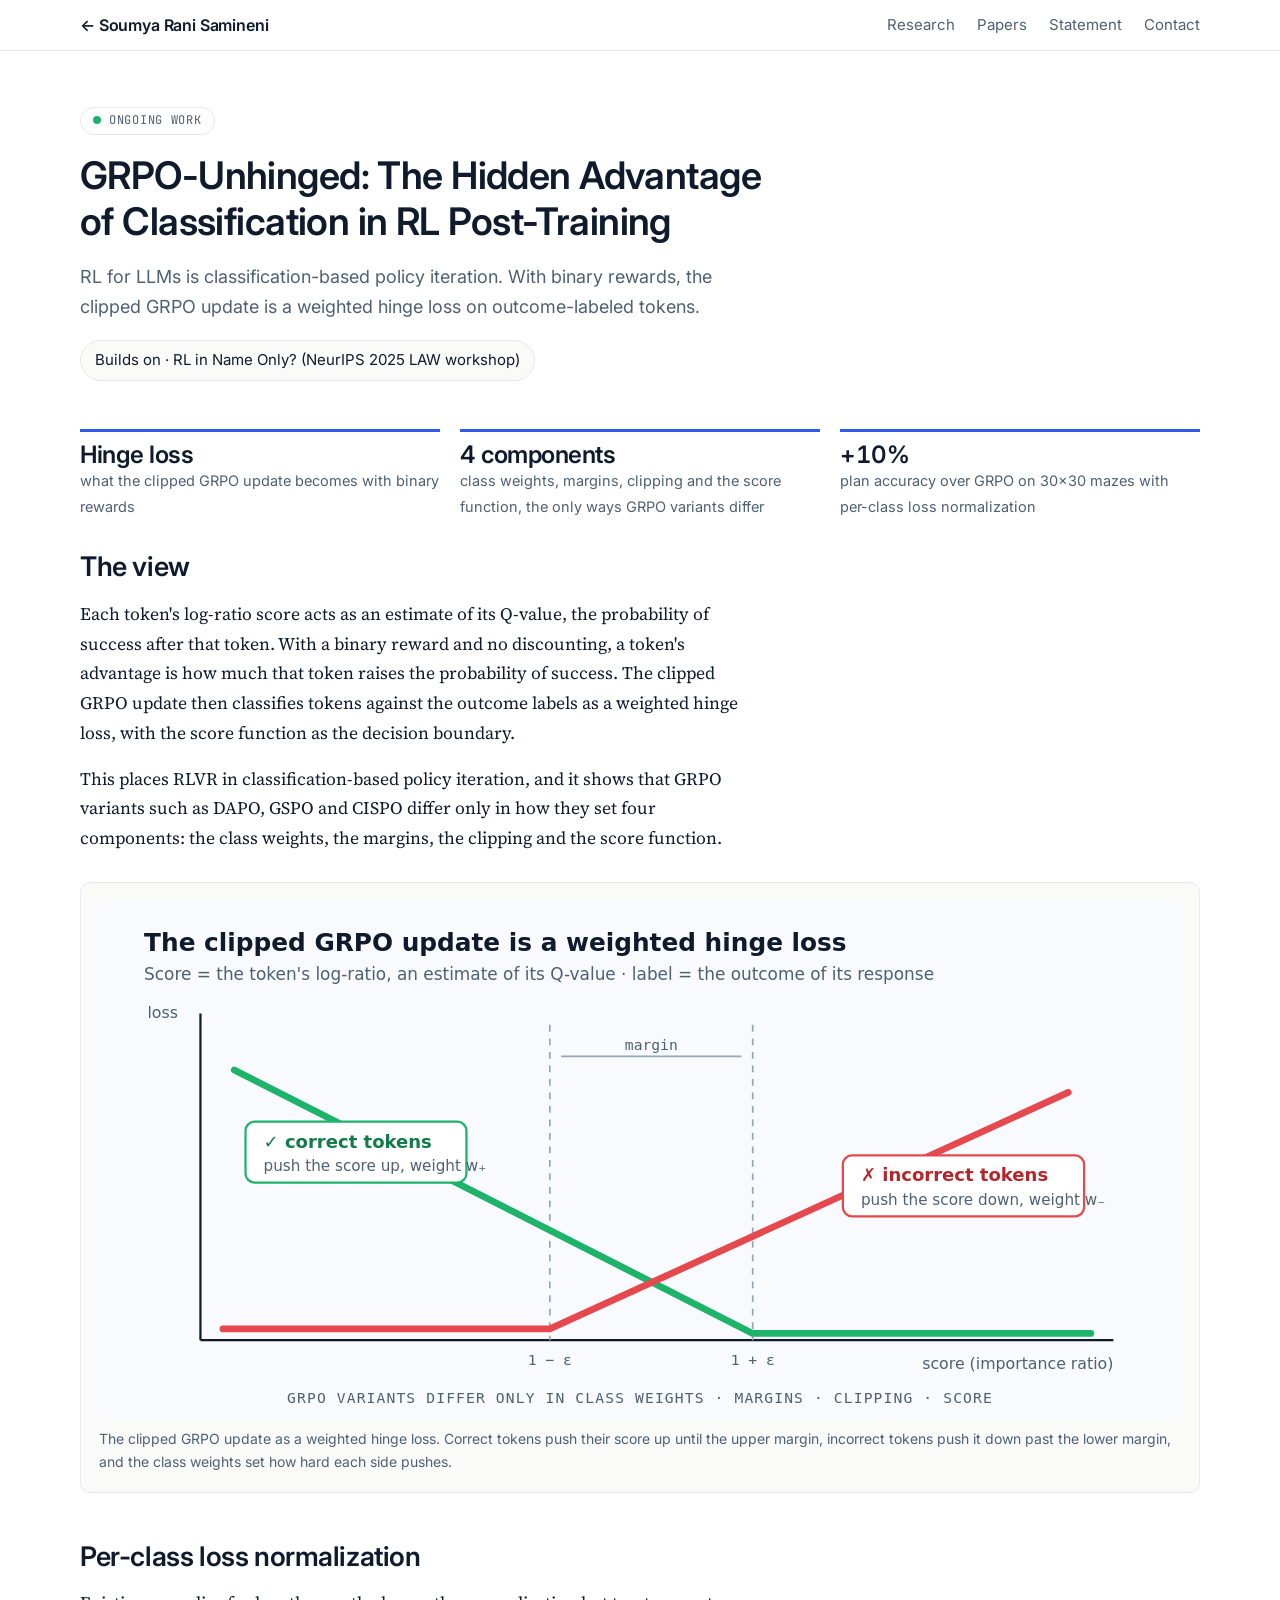
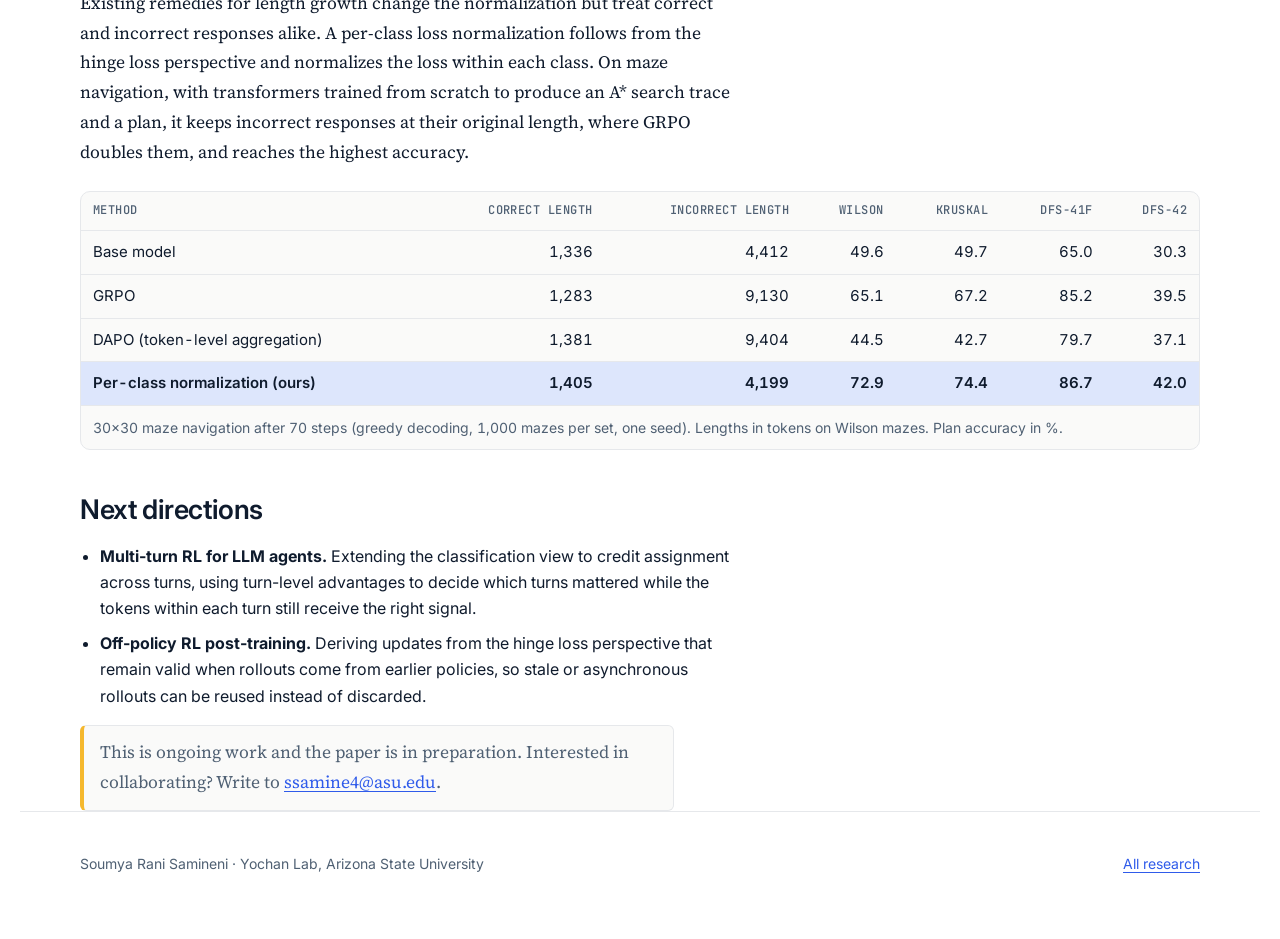
<file: projects/grpo-unhinged.html>
<!doctype html>
<html lang="en">
<head>
<meta charset="utf-8">
<meta name="viewport" content="width=device-width, initial-scale=1, viewport-fit=cover">
<title>GRPO-Unhinged · Soumya Rani Samineni</title>
<meta name="description" content="With binary rewards the clipped GRPO update is a weighted hinge loss on outcome-labeled tokens, which places RLVR in classification-based policy iteration.">
<link rel="preconnect" href="https://fonts.googleapis.com">
<link rel="preconnect" href="https://fonts.gstatic.com" crossorigin>
<link href="https://fonts.googleapis.com/css2?family=Inter:wght@400;500;600&family=Source+Serif+4:opsz,wght@8..60,400;8..60,600&family=JetBrains+Mono:wght@400;500&display=swap" rel="stylesheet">
<link rel="icon" href="../assets/favicon.svg?v=202611051950" type="image/svg+xml">
<link rel="icon" href="../assets/favicon-96.png?v=202611051950" type="image/png" sizes="96x96">
<link rel="icon" href="../assets/favicon-64.png?v=202611051950" type="image/png" sizes="64x64">
<link rel="apple-touch-icon" href="../assets/apple-touch-icon.png?v=202611051950">
<link rel="stylesheet" href="../assets/style.css?v=202611081452">
</head>
<body>
<nav class="top"><div class="wrap"><a class="brand" href="../index.html">← Soumya Rani Samineni</a><ul><li><a href="../index.html#featured">Research</a></li><li><a href="../index.html#papers">Papers</a></li><li><a href="../research.html">Statement</a></li><li><a href="../index.html#contact">Contact</a></li></ul></div></nav>

<main class="wrap">
  <div class="proj-hero">
    <span class="status"><i></i>Ongoing work</span>
    <h1>GRPO-Unhinged: The Hidden Advantage of Classification in RL Post-Training</h1>
    <p class="lede">RL for LLMs is classification-based policy iteration. With binary rewards, the clipped GRPO update is a weighted hinge loss on outcome-labeled tokens.</p>
    <div class="paper-meta">
      <a class="pill" href="../papers/rl-in-name-only.html">Builds on · RL in Name Only? (NeurIPS 2025 LAW workshop)</a>
    </div>
  </div>

  <div class="facts">
    <div class="fact"><b>Hinge loss</b><span>what the clipped GRPO update becomes with binary rewards</span></div>
    <div class="fact"><b>4 components</b><span>class weights, margins, clipping and the score function, the only ways GRPO variants differ</span></div>
    <div class="fact"><b>+10%</b><span>plan accuracy over GRPO on 30×30 mazes with per-class loss normalization</span></div>
  </div>

  <div class="prose">
    <h2>The view</h2>
    <p>Each token's log-ratio score acts as an estimate of its Q-value, the probability of success after that token. With a binary reward and no discounting, a token's advantage is how much that token raises the probability of success. The clipped GRPO update then classifies tokens against the outcome labels as a weighted hinge loss, with the score function as the decision boundary.</p>
    <p>This places RLVR in classification-based policy iteration, and it shows that GRPO variants such as DAPO, GSPO and CISPO differ only in how they set four components: the class weights, the margins, the clipping and the score function.</p>
  </div>

  <figure class="fig" style="margin:28px 0">
    <img src="../assets/papers/grpo-hinge.svg" alt="Hinge loss plot: correct tokens have a loss that falls to zero past the upper margin 1 plus epsilon, incorrect tokens have a loss that rises past the lower margin 1 minus epsilon." loading="lazy">
    <figcaption>The clipped GRPO update as a weighted hinge loss. Correct tokens push their score up until the upper margin, incorrect tokens push it down past the lower margin, and the class weights set how hard each side pushes.</figcaption>
  </figure>

  <div class="prose">
    <h2>Per-class loss normalization</h2>
    <p>Existing remedies for length growth change the normalization but treat correct and incorrect responses alike. A per-class loss normalization follows from the hinge loss perspective and normalizes the loss within each class. On maze navigation, with transformers trained from scratch to produce an A* search trace and a plan, it keeps incorrect responses at their original length, where GRPO doubles them, and reaches the highest accuracy.</p>
  </div>

  <div class="tbl" style="margin:24px 0">
    <table>
      <caption>30×30 maze navigation after 70 steps (greedy decoding, 1,000 mazes per set, one seed). Lengths in tokens on Wilson mazes. Plan accuracy in %.</caption>
      <thead><tr><th>Method</th><th>Correct length</th><th>Incorrect length</th><th>Wilson</th><th>Kruskal</th><th>DFS-41f</th><th>DFS-42</th></tr></thead>
      <tbody>
        <tr><td>Base model</td><td>1,336</td><td>4,412</td><td>49.6</td><td>49.7</td><td>65.0</td><td>30.3</td></tr>
        <tr><td>GRPO</td><td>1,283</td><td>9,130</td><td>65.1</td><td>67.2</td><td>85.2</td><td>39.5</td></tr>
        <tr><td>DAPO (token-level aggregation)</td><td>1,381</td><td>9,404</td><td>44.5</td><td>42.7</td><td>79.7</td><td>37.1</td></tr>
        <tr class="ours"><td>Per-class normalization (ours)</td><td>1,405</td><td>4,199</td><td>72.9</td><td>74.4</td><td>86.7</td><td>42.0</td></tr>
      </tbody>
    </table>
  </div>

  <div class="prose">
    <h2>Next directions</h2>
    <ul>
      <li><b>Multi-turn RL for LLM agents.</b> Extending the classification view to credit assignment across turns, using turn-level advantages to decide which turns mattered while the tokens within each turn still receive the right signal.</li>
      <li><b>Off-policy RL post-training.</b> Deriving updates from the hinge loss perspective that remain valid when rollouts come from earlier policies, so stale or asynchronous rollouts can be reused instead of discarded.</li>
    </ul>
    <p class="note">This is ongoing work and the paper is in preparation. Interested in collaborating? Write to <a href="mailto:ssamine4@asu.edu">ssamine4@asu.edu</a>.</p>
  </div>
</main>
<footer><div class="wrap"><span>Soumya Rani Samineni · Yochan Lab, Arizona State University</span><a href="../index.html#featured">All research</a></div></footer>
</body>
</html>
</file>
<file: assets/style.css>
/* Layout concept: a wheel that spins up, slows down and stops on a reward. The wheel's six colours are the only saturated colour on the site; everything else is ink and cool paper. */
:root {
  --bg: #FFFFFF;
  --surface: #FAFAF9;
  --ink: #0F1B2D;
  --muted: #4F6073;
  --line: #E6E8EB;
  --accent: #2F5BEA;
  --accent-soft: #DDE6FC;
  --c1: #FF5A1F;
  --c2: #F5B82E;
  --c3: #14A39A;
  --c4: #2F5BEA;
  --c5: #7A55E0;
  --c6: #1DB36B;
  --font-display: "Inter", system-ui, -apple-system, "Segoe UI", sans-serif;
  --font-body: "Inter", system-ui, -apple-system, "Segoe UI", sans-serif;
  --font-mono: "JetBrains Mono", ui-monospace, "SF Mono", Menlo, monospace;
}
@media (prefers-color-scheme: dark) {
  :root:not([data-theme="light"]) {
    color-scheme: dark;
    --bg: #0C1521;
    --surface: #131F2E;
    --ink: #E8EEF5;
    --muted: #94A5B8;
    --line: #25354A;
    --accent: #8DB2FF;
    --accent-soft: #1B2B47;
  }
}
:root[data-theme="dark"] {
  color-scheme: dark;
  --bg: #0C1521;
  --surface: #131F2E;
  --ink: #E8EEF5;
  --muted: #94A5B8;
  --line: #25354A;
  --accent: #8DB2FF;
  --accent-soft: #1B2B47;
}

* { box-sizing: border-box; }
html { scroll-behavior: smooth; }
body {
  margin: 0;
  background: var(--bg);
  color: var(--ink);
  font-family: var(--font-body);
  font-size: 17px;
  line-height: 1.6;
  padding-inline: 20px;
}
@media (prefers-reduced-motion: reduce) { html { scroll-behavior: auto; } * { animation: none !important; transition: none !important; } }
.wrap { max-width: 1120px; margin-inline: auto; }
h1, h2, h3 { font-family: var(--font-display); font-weight: 700; letter-spacing: -0.02em; line-height: 1.08; margin: 0; text-wrap: balance; }
h1 { font-size: clamp(40px, 6.2vw, 76px); font-weight: 800; }
h2 { font-size: clamp(26px, 3.2vw, 38px); }
h3 { font-size: 20px; letter-spacing: -0.01em; }
p { margin: 0; }
a { color: var(--accent); text-underline-offset: 3px; }
a:hover { text-decoration-thickness: 2px; }
:focus-visible { outline: 3px solid var(--accent); outline-offset: 3px; border-radius: 3px; }
.mono { font-family: var(--font-mono); font-variant-numeric: tabular-nums; }
.eyebrow { font-family: var(--font-mono); font-size: 12px; letter-spacing: 0.1em; text-transform: uppercase; color: var(--muted); }
.lede { font-size: clamp(18px, 2vw, 22px); color: var(--muted); max-width: 52ch; }

/* Nav */
nav.top { position: sticky; top: env(safe-area-inset-top, 0px); z-index: 10; background: color-mix(in srgb, var(--bg) 88%, transparent); backdrop-filter: blur(8px); margin-inline: -20px; padding-inline: 20px; border-bottom: 1px solid var(--line); }
nav.top .wrap { display: flex; flex-wrap: wrap; align-items: center; justify-content: space-between; gap: 6px 24px; padding-block: 12px; }
nav.top .brand { font-family: var(--font-display); font-weight: 700; color: var(--ink); text-decoration: none; letter-spacing: -0.01em; }
nav.top ul { display: flex; flex-wrap: wrap; gap: 4px 22px; list-style: none; padding: 0; margin: 0; font-size: 15px; }
nav.top ul a { color: var(--muted); text-decoration: none; }
nav.top ul a:hover { color: var(--ink); }

/* Hero */
.hero { display: grid; grid-template-columns: minmax(0, 1.05fr) minmax(0, 0.95fr); gap: 40px 56px; align-items: center; padding-block: 56px 72px; }
@media (max-width: 860px) { .hero { grid-template-columns: minmax(0, 1fr); padding-block: 36px 48px; } }
.hero .eyebrow { margin-bottom: 18px; }
.hero h1 { margin-bottom: 22px; }
.hero .links { display: flex; flex-wrap: wrap; gap: 10px; margin-top: 28px; }
.pill { display: inline-flex; align-items: center; gap: 8px; border: 1px solid var(--line); background: var(--surface); color: var(--ink); text-decoration: none; padding: 7px 14px; border-radius: 999px; font-size: 15px; }
.pill:hover { border-color: var(--ink); }
.pill.primary { background: var(--ink); color: var(--bg); border-color: var(--ink); }
.who { display: flex; align-items: center; gap: 14px; margin-top: 30px; color: var(--muted); font-size: 15px; }
.who img { width: 56px; height: 56px; border-radius: 50%; object-fit: cover; object-position: 50% 18%; border: 2px solid var(--surface); box-shadow: 0 0 0 1px var(--line); }

/* Wheel */
.wheelbox { display: grid; gap: 16px; justify-items: center; }
#wheel { width: min(100%, 440px); height: auto; display: block; touch-action: manipulation; cursor: pointer; }
.stages { display: flex; gap: 8px; font-family: var(--font-mono); font-size: 12px; letter-spacing: 0.06em; text-transform: uppercase; color: var(--muted); }
.stages span { padding: 3px 10px; border: 1px solid var(--line); border-radius: 999px; }
.stages span.on { background: var(--ink); color: var(--bg); border-color: var(--ink); }
.stream { display: flex; flex-wrap: wrap; justify-content: center; gap: 6px; min-height: 34px; max-width: 440px; }
.tok { font-family: var(--font-mono); font-size: 13px; line-height: 1; border: 1.5px solid var(--ink); border-radius: 7px; padding: 6px 9px; color: var(--ink); }
.tok.gold { background: #F5B82E; color: #0F1B2D; border-color: #0F1B2D; }
.tok.ok { background: #1DB36B; border-color: #1DB36B; color: #fff; font-weight: 500; }
.spin { font: inherit; font-weight: 600; background: var(--ink); color: var(--bg); border: 0; border-radius: 999px; padding: 10px 26px; cursor: pointer; }
.spin:disabled { opacity: 0.55; cursor: progress; }
.reward { width: 100%; max-width: 440px; border: 1px solid var(--line); background: var(--surface); border-radius: 10px; padding: 16px 18px; display: grid; gap: 6px; min-height: 132px; }
.reward .tagline { display: flex; align-items: center; gap: 8px; }
.reward .dot { width: 10px; height: 10px; border-radius: 50%; background: var(--c4); flex: none; }
.reward h3 { font-size: 19px; }
.reward p { color: var(--muted); font-size: 15px; }

/* Sections */
section { padding-block: 56px; border-top: 1px solid var(--line); }
section > .wrap > header { display: grid; gap: 10px; margin-bottom: 28px; }
.now { display: grid; grid-template-columns: repeat(auto-fit, minmax(240px, 1fr)); gap: 24px; }
.now div { border-top: 3px solid var(--c1); padding-top: 12px; }
.now div:nth-child(2) { border-color: var(--c3); }
.now div:nth-child(3) { border-color: var(--c5); }
.now h3 { margin-bottom: 6px; }
.now p { color: var(--muted); font-size: 16px; }

.projects { display: grid; grid-template-columns: repeat(auto-fit, minmax(290px, 1fr)); gap: 20px; }
.project { display: grid; gap: 10px; align-content: start; border: 1px solid var(--line); background: var(--surface); border-radius: 10px; padding: 22px; text-decoration: none; color: var(--ink); }
.project:hover { border-color: var(--ink); }
.project .chip { justify-self: start; font-family: var(--font-mono); font-size: 11px; letter-spacing: 0.06em; text-transform: uppercase; padding: 2px 8px; border-radius: 4px; background: var(--accent-soft); color: var(--accent); }
.project p { color: var(--muted); font-size: 15.5px; }
.project .go { font-weight: 600; color: var(--accent); margin-top: 4px; }

.pubs { list-style: none; padding: 0; margin: 0; display: grid; }
.pub { display: grid; grid-template-columns: 56px minmax(0, 1fr); gap: 4px 18px; padding-block: 18px; border-bottom: 1px solid var(--line); }
@media (max-width: 560px) { .pub { grid-template-columns: minmax(0, 1fr); } }
.pub .yr { font-family: var(--font-mono); color: var(--muted); font-size: 14px; padding-top: 3px; }
.pub h3 { font-size: 18px; line-height: 1.3; letter-spacing: -0.005em; margin-bottom: 4px; }
.pub .au { color: var(--muted); font-size: 15px; }
.pub .au b { color: var(--ink); font-weight: 600; }
.pub .ven { font-size: 15px; margin-top: 4px; }
.pub .lk { display: flex; flex-wrap: wrap; gap: 4px 16px; margin-top: 6px; font-size: 14.5px; }
.pub .cite { font-family: var(--font-mono); font-size: 12.5px; color: var(--muted); }
.scholar { margin-top: 20px; display: flex; flex-wrap: wrap; gap: 8px 24px; align-items: center; color: var(--muted); font-size: 15px; }

.videos { display: grid; grid-template-columns: repeat(auto-fill, minmax(260px, 1fr)); gap: 20px; }
.video { display: grid; gap: 8px; text-decoration: none; color: var(--ink); }
.video .thumb { aspect-ratio: 16 / 9; background: var(--ink); border-radius: 8px; overflow: hidden; position: relative; }
.video .thumb img { width: 100%; height: 100%; object-fit: cover; display: block; }
.video .thumb::after { content: ""; position: absolute; left: 50%; top: 50%; width: 52px; height: 36px; margin: -18px 0 0 -26px; border-radius: 10px; background: var(--c1); }
.video .thumb::before { content: ""; position: absolute; left: 50%; top: 50%; margin: -8px 0 0 -4px; border-left: 14px solid #fff; border-top: 8px solid transparent; border-bottom: 8px solid transparent; z-index: 1; }
.video h3 { font-size: 16px; }
.video span { color: var(--muted); font-size: 14px; }
.upnext { border: 1px dashed var(--line); border-radius: 8px; padding: 18px; color: var(--muted); font-size: 15px; display: grid; gap: 8px; align-content: center; }

.path { list-style: none; padding: 0; margin: 0; display: grid; }
.path li { display: grid; grid-template-columns: 150px minmax(0, 1fr); gap: 4px 24px; padding-block: 16px; border-bottom: 1px solid var(--line); }
@media (max-width: 640px) { .path li { grid-template-columns: minmax(0, 1fr); } }
.path .when { font-family: var(--font-mono); font-size: 13.5px; color: var(--muted); padding-top: 3px; }
.path h3 { font-size: 18px; }
.recog { list-style: none; padding: 0; margin: 0; display: grid; grid-template-columns: repeat(auto-fit, minmax(300px, 1fr)); gap: 0 40px; }
.recog li { display: grid; grid-template-columns: 64px minmax(0, 1fr); gap: 4px 16px; padding-block: 12px; border-bottom: 1px solid var(--line); font-size: 15.5px; }
.recog .yr { font-family: var(--font-mono); font-size: 13.5px; color: var(--muted); padding-top: 2px; }
.path p { color: var(--muted); font-size: 15.5px; margin-top: 2px; }

.contact { display: flex; flex-wrap: wrap; gap: 10px; }
footer { padding-block: 40px 64px; border-top: 1px solid var(--line); color: var(--muted); font-size: 14px; }
footer .wrap { display: flex; flex-wrap: wrap; justify-content: space-between; gap: 8px 24px; }

/* Project pages */
.proj-hero { padding-block: 56px 36px; display: grid; gap: 18px; }
.status { justify-self: start; font-family: var(--font-mono); font-size: 12px; letter-spacing: 0.06em; text-transform: uppercase; border: 1px solid var(--line); border-radius: 999px; padding: 3px 12px; color: var(--muted); }
.status i { display: inline-block; width: 8px; height: 8px; border-radius: 50%; background: var(--c6); margin-right: 8px; }
.status.early i { background: var(--c2); }
.prose { max-width: 66ch; display: grid; gap: 16px; }
.prose h2 { margin-top: 20px; }
.prose ul { margin: 0; padding-left: 20px; display: grid; gap: 8px; }
.facts { display: grid; grid-template-columns: repeat(auto-fit, minmax(190px, 1fr)); gap: 20px; margin-block: 12px; }
.fact { border-top: 3px solid var(--c4); padding-top: 10px; }
.fact b { display: block; font-family: var(--font-display); font-size: 34px; letter-spacing: -0.02em; line-height: 1.05; font-variant-numeric: tabular-nums; }
.fact span { color: var(--muted); font-size: 14.5px; }
.fig { border: 1px solid var(--line); background: var(--surface); border-radius: 10px; padding: 18px; overflow-x: auto; }
.fig svg { display: block; width: 100%; min-width: 560px; height: auto; }
.fig figcaption { color: var(--muted); font-size: 14px; margin-top: 8px; }
.note { border: 1px solid var(--line); border-left: 4px solid var(--c2); background: var(--surface); padding: 12px 16px; border-radius: 6px; color: var(--muted); font-size: 15.5px; max-width: 66ch; }
svg text { font-family: var(--font-body); fill: var(--ink); }
svg .mu { fill: var(--muted); }
svg .ln { stroke: var(--ink); fill: none; }
svg .bx { fill: var(--surface); stroke: var(--ink); }

/* Paper pages */
.fig img { display: block; width: 100%; height: auto; border-radius: 6px; background: #fff; }
.fig.pair { display: grid; grid-template-columns: repeat(auto-fit, minmax(280px, 1fr)); gap: 16px; }
.fig.pair figcaption { grid-column: 1 / -1; }
.paper-meta { display: flex; flex-wrap: wrap; gap: 10px; }
.tbl { overflow-x: auto; border: 1px solid var(--line); border-radius: 10px; background: var(--surface); }
.tbl table { border-collapse: collapse; width: 100%; min-width: 620px; font-size: 15px; font-variant-numeric: tabular-nums; }
.tbl th, .tbl td { padding: 9px 12px; text-align: right; border-bottom: 1px solid var(--line); }
.tbl th:first-child, .tbl td:first-child { text-align: left; }
.tbl thead th { font-family: var(--font-mono); font-size: 12px; letter-spacing: .04em; text-transform: uppercase; color: var(--muted); font-weight: 500; }
.tbl tr.ours td { font-weight: 600; background: var(--accent-soft); }
.tbl caption { caption-side: bottom; text-align: left; padding: 10px 12px; color: var(--muted); font-size: 14px; }
.featured { display: grid; grid-template-columns: repeat(auto-fit, minmax(min(100%, 440px), 1fr)); gap: 20px; }
.featured .project img { width: 100%; height: auto; border-radius: 6px; background: #fff; border: 1px solid var(--line); }
.statement { max-width: 70ch; display: grid; gap: 16px; }
.statement h2 { margin-top: 18px; }
.featured .project img { height: 220px; object-fit: contain; }

/* Wheel surprise */
.wheelbox { position: relative; }
.stream:empty { display: none; }
.burst { position: absolute; left: 50%; top: 42%; width: 0; height: 0; pointer-events: none; z-index: 5; }
.burst span { position: absolute; left: 0; top: 0; font-size: 24px; transform: translate(-50%, -50%); animation: fly 1.6s cubic-bezier(.2,.7,.3,1) forwards; }
.burst-thanks { position: absolute; left: 0; top: 0; transform: translate(-50%, -50%) scale(.4); font-family: var(--font-display); font-weight: 800; font-size: 44px; white-space: nowrap; color: var(--ink); background: #F5B82E; border: 3px solid #0F1B2D; border-radius: 14px; padding: 6px 18px; color: #0F1B2D; animation: pop 2.4s ease forwards; }
@keyframes fly { 0% { opacity: 0; transform: translate(-50%, -50%) scale(.3); } 15% { opacity: 1; } 100% { opacity: 0; transform: translate(calc(-50% + var(--dx)), calc(-50% + var(--dy))) scale(1.1) rotate(40deg); } }
@keyframes pop { 0% { opacity: 0; transform: translate(-50%, -50%) scale(.4); } 18% { opacity: 1; transform: translate(-50%, -50%) scale(1.08); } 30% { transform: translate(-50%, -50%) scale(1); } 80% { opacity: 1; } 100% { opacity: 0; transform: translate(-50%, -70%) scale(1); } }
.reward .visits { font-size: 13px; color: var(--accent); margin-top: 4px; }
.pub h3 a { color: var(--accent); text-decoration: none; }
.pub h3 a:hover { text-decoration: underline; }
.reward .landed { font-size: 14px; color: var(--muted); border-top: 1px solid var(--line); padding-top: 8px; margin-top: 4px; }
.reward .fact-text { color: var(--ink); }

.pill svg, .pill i { width: 1.1em; height: 1.1em; font-size: 17px; }
.pill .fa-youtube { color: #FF0000; } .pill .fa-linkedin { color: #0A66C2; } .pill .fa-google-scholar { color: #4285F4; }
.pill.primary .fa-google-scholar { color: #8DB2FF; }
.sr { position: absolute; width: 1px; height: 1px; overflow: hidden; clip: rect(0 0 0 0); white-space: nowrap; }

/* Lighter, quieter type (white background, Karpathy-style) */
body { font-size: 16px; line-height: 1.65; }
h1, h2, h3 { font-weight: 600; letter-spacing: -0.015em; line-height: 1.2; }
h1 { font-size: clamp(30px, 3.6vw, 42px); font-weight: 600; }
h2 { font-size: clamp(22px, 2.2vw, 27px); }
h3 { font-size: 17px; letter-spacing: -0.005em; }
.lede { font-size: clamp(16px, 1.5vw, 18px); max-width: 60ch; }
.hero { padding-block: 48px 56px; }
.hero h1 { margin-bottom: 16px; }
.proj-hero h1 { font-size: clamp(28px, 3.2vw, 38px); }
.pub h3 { font-size: 16.5px; font-weight: 600; }
.fact b { font-size: 24px; font-weight: 600; }
.poster .big { font-size: 30px; font-weight: 700; }
.poster .band h2 { font-size: clamp(20px, 2.4vw, 26px); }
nav.top .brand { font-weight: 600; }
.statement p, .prose p { font-family: "Source Serif 4", Georgia, serif; font-size: 17.5px; line-height: 1.7; }
section { padding-block: 48px; }

/* One line of profile links at the top of the hero */
.toplinks { display: flex; flex-wrap: wrap; gap: 6px 11px; margin: 14px 0 22px; font-size: 14.5px; }
.toplinks .lk-i { display: inline-flex; align-items: center; gap: 7px; color: var(--ink); text-decoration: none; padding: 2px 0; border-bottom: 1px solid transparent; }
.toplinks .lk-i:hover { border-bottom-color: var(--ink); }
.toplinks svg, .toplinks i { width: 1.05em; height: 1.05em; color: var(--muted); }
.toplinks .lk-i:hover svg { color: var(--ink); }
.toplinks .fa-google-scholar { color: #4285F4; } .toplinks .fa-linkedin { color: #0A66C2; }
/* Projects: first one wide, then two side by side */
.projects.proj-1-2 { grid-template-columns: repeat(2, minmax(0, 1fr)); }
.projects.proj-1-2 > :first-child { grid-column: 1 / -1; }
@media (max-width: 700px) { .projects.proj-1-2 { grid-template-columns: minmax(0, 1fr); } }

/* Hero: internship line and profile card */
.seeking { margin-top: 14px; color: #C62828; font-weight: 600; font-size: 16.5px; }
.profile { display: flex; gap: 18px; align-items: center; margin-top: 28px; }
.profile img { width: 104px; height: 104px; border-radius: 50%; object-fit: cover; object-position: 50% 20%; box-shadow: 0 0 0 1px var(--line); flex: none; }
.groups { margin: 0; display: grid; gap: 7px; }
.groups > div { display: grid; grid-template-columns: 138px minmax(0, 1fr); align-items: center; gap: 8px; }
.groups dt { font-family: var(--font-mono); font-size: 11.5px; letter-spacing: .06em; text-transform: uppercase; color: var(--muted); }
.groups dd { margin: 0; display: flex; flex-wrap: wrap; gap: 6px 12px; align-items: center; font-size: 15px; }
.groups a { color: var(--ink); text-decoration: none; display: inline-flex; align-items: center; gap: 7px; }
.groups a:hover { color: var(--accent); }
.groups svg, .groups i { width: 1.15em; height: 1.15em; font-size: 18px; }
.groups .fa-linkedin { color: #0A66C2; } .groups .fa-google-scholar { color: #4285F4; } .groups .fa-envelope { color: #EA4335; }
@media (max-width: 560px) { .profile { flex-direction: column; align-items: flex-start; } .groups > div { grid-template-columns: 112px minmax(0, 1fr); gap: 4px; } .groups dt { font-size: 10px; letter-spacing: .03em; } .groups dd { font-size: 14px; gap: 4px 9px; } }
.groups .fa-kaggle { color: #20BEFF; }
.groups a.mail { color: var(--accent); text-decoration: underline; text-underline-offset: 3px; }
.groups .fa-envelope { color: var(--accent) !important; }
.profile + .seeking { margin-top: 22px; }
.groups > div { min-height: 26px; }
.groups .fa-youtube { color: #FF0000; }
.groups svg.fa-kaggle { width: 0.7em; height: 0.95em; }
/* One card per row, with space between */
.featured { grid-template-columns: minmax(0, 1fr) !important; gap: 28px; }
.featured .project { grid-template-columns: minmax(0, 340px) minmax(0, 1fr); grid-template-areas: "img chip" "img h" "img p" "img go"; column-gap: 28px; align-content: center; padding: 24px; }
.featured .project img { grid-area: img; align-self: center; height: 200px; }
.featured .project .chip { grid-area: chip; }
.featured .project h3 { grid-area: h; }
.featured .project p { grid-area: p; }
.featured .project .go { grid-area: go; }
@media (max-width: 760px) { .featured .project { grid-template-columns: minmax(0, 1fr); grid-template-areas: "chip" "img" "h" "p" "go"; } }
.projects.proj-1-2 { grid-template-columns: minmax(0, 1fr) !important; gap: 20px; }
.hero h1 { font-size: clamp(26px, 2.75vw, 35px); }
/* Keep the page still while the wheel plays: reserve space for the words, button and surprise card */
.hero { align-items: start; }
.stream, .stream:empty { display: flex; min-height: 78px; align-content: flex-start; }
.spin[hidden] { display: inline-block !important; visibility: hidden; }
.reward { min-height: 150px; }
/* Smaller wheel, and a calm thank-you */
#wheel { width: min(100%, 330px); }
.wheelbox { gap: 12px; }
.stream, .stream:empty { min-height: 64px; max-width: 380px; }
.tok { font-size: 12px; padding: 5px 8px; }
.reward { max-width: 380px; min-height: 128px; padding: 14px 16px; }
.burst span { font-size: 16px; opacity: 0; animation: drift 1.8s ease-out forwards; }
@keyframes drift { 0% { opacity: 0; transform: translate(-50%, -50%) scale(.6); } 25% { opacity: .9; } 100% { opacity: 0; transform: translate(calc(-50% + var(--dx)), calc(-50% + var(--dy))) scale(1); } }
.burst-thanks { font-family: var(--font-body); font-weight: 600; font-size: 26px; color: #0F1B2D; background: rgba(255,255,255,.94); border: 0; border-radius: 999px; padding: 8px 22px; box-shadow: 0 8px 30px rgba(15,27,45,.18); animation: soft 2.1s ease forwards; }
@keyframes soft { 0% { opacity: 0; transform: translate(-50%, -40%); } 20% { opacity: 1; transform: translate(-50%, -50%); } 78% { opacity: 1; transform: translate(-50%, -50%); } 100% { opacity: 0; transform: translate(-50%, -56%); } }
#wheel { width: min(100%, 285px); }
.wheelbox { gap: 10px; }
.spin { padding: 8px 20px; font-size: 14.5px; }
.reward { min-height: 112px; padding: 12px 16px; gap: 4px; }
.reward h3 { font-size: 16px; }
.reward p { font-size: 14px; }
.reward { min-height: 100px; }
.stream, .stream:empty { min-height: 58px; }
.tok-br { flex-basis: 100%; height: 0; }
/* Compact surprise box */
.reward { max-width: 400px; min-height: 0; padding: 10px 14px; gap: 2px; border-radius: 8px; }
.reward .tagline { font-size: 10.5px; }
.reward h3 { font-size: 14.5px; line-height: 1.3; }
.reward p { font-size: 13.5px; line-height: 1.45; }
.reward { align-content: start; }
.reward .tagline { margin-bottom: 2px; }
.reward h3, .reward p, .stream { text-wrap: pretty; }

/* thank-you line streams left to right like LLM output, not from the centre */
.stream, .stream:empty { display: flex; justify-content: flex-start; align-content: flex-start; width: 100%; max-width: 340px; min-height: 0; }
.stream.typing::after { content: ""; width: 7px; height: 13px; align-self: center; background: var(--ink); border-radius: 1px; animation: caret .8s steps(1) infinite; }
@keyframes caret { 50% { opacity: 0; } }
/* smaller surprise box, button after it */
.reward { max-width: 340px; padding: 9px 12px; }
.reward .tagline { font-size: 10px; }
.reward h3 { font-size: 13.5px; }
.reward p { font-size: 12.5px; line-height: 1.45; }
.wheelbox .spin { margin-top: 2px; font-size: 13.5px; padding: 7px 18px; }
/* the thank-you badge stays for a while */
.burst-thanks { animation: soft 4.6s ease forwards; }
@keyframes soft { 0% { opacity: 0; transform: translate(-50%, -40%); } 8% { opacity: 1; transform: translate(-50%, -50%); } 88% { opacity: 1; transform: translate(-50%, -50%); } 100% { opacity: 0; transform: translate(-50%, -56%); } }
footer .quote em { font-family: var(--font-serif, "Source Serif 4", serif); }
.stream .tok { font-size: 11.5px; padding: 2px 6px; }
.stream { gap: 5px; }

/* the card reads like an agent answering */
.reward .tagline.agent { font-family: var(--font-mono); font-size: 10.5px; letter-spacing: .02em; text-transform: none; color: var(--muted); display: flex; align-items: center; gap: 7px; }
.reward .pulse { width: 7px; height: 7px; border-radius: 50%; background: #1DB36B; flex: none; animation: pulse 1s ease-in-out infinite; }
.reward .pulse.done { animation: none; }
@keyframes pulse { 50% { opacity: .25; } }

/* each word fades in gently */
.stream .tok { animation: tokin .45s ease both; }
@keyframes tokin { from { opacity: 0; transform: translateY(3px); } to { opacity: 1; transform: none; } }

/* links in the path read as links */
.path h3 a, .path p a { color: var(--accent); text-decoration: underline; text-decoration-thickness: 1px; text-underline-offset: 3px; }
.path h3 a:hover, .path p a:hover { text-decoration-thickness: 2px; }
.reward .tagline.agent { font-family: var(--font-body); font-size: 11.5px; font-weight: 500; }

/* the wheel is clickable */
#wheel { cursor: pointer; }
/* ---------- Chinni ---------- */
.chinni { position: fixed; right: 20px; bottom: 20px; z-index: 50; display: grid; justify-items: end; gap: 10px; font-family: var(--font-body); }
.chinni [hidden] { display: none !important; }
.ch-fab { display: inline-flex; align-items: center; gap: 8px; border: 0; cursor: pointer; background: #fff; color: var(--ink); border-radius: 999px; padding: 6px 14px 6px 6px; box-shadow: 0 6px 24px rgba(15,27,45,.16), 0 0 0 1px rgba(15,27,45,.06); font: 600 14px/1 var(--font-body); }
.ch-av { width: 30px; height: 30px; border-radius: 50%; display: grid; place-items: center; background: linear-gradient(135deg, #4C4AA6 50%, #F2AE57 50%); color: #fff; font-size: 14px; flex: none; }
.ch-fab:hover { box-shadow: 0 8px 28px rgba(15,27,45,.22), 0 0 0 1px rgba(15,27,45,.08); }
.ch-bubble { position: relative; max-width: 260px; background: #fff; border-radius: 14px 14px 4px 14px; padding: 12px 14px; box-shadow: 0 8px 30px rgba(15,27,45,.16), 0 0 0 1px rgba(15,27,45,.06); animation: chin .35s ease both; }
.ch-bubble p { font-size: 14px; line-height: 1.45; color: var(--ink); cursor: pointer; padding-right: 14px; }
.ch-yes { margin-top: 8px; border: 0; cursor: pointer; background: var(--ink); color: #fff; border-radius: 999px; padding: 6px 14px; font: 600 13px/1 var(--font-body); }
.ch-x, .ch-close { position: absolute; top: 6px; right: 8px; border: 0; background: none; cursor: pointer; color: var(--muted); font-size: 18px; line-height: 1; padding: 2px 4px; }
.ch-panel { position: relative; width: 320px; background: #fff; border-radius: 16px; box-shadow: 0 12px 40px rgba(15,27,45,.18), 0 0 0 1px rgba(15,27,45,.06); overflow: hidden; animation: chin .3s ease both; }
.ch-panel .ch-head { display: flex; align-items: center; gap: 10px; padding: 12px 40px 12px 14px; border-bottom: 1px solid var(--line); }
.ch-panel .ch-head b { display: block; font-size: 14px; }
.ch-panel .ch-head small { display: block; font-size: 12px; color: var(--muted); }
.ch-close { top: 12px; right: 10px; }
.ch-body { padding: 14px; min-height: 140px; display: grid; gap: 4px; align-content: start; }
.ch-label { font-size: 11.5px; font-weight: 600; color: var(--accent); }
.ch-body h3 { font-size: 15px; line-height: 1.3; }
.ch-text, .ch-hi { font-size: 13.5px; line-height: 1.5; color: var(--ink); text-wrap: pretty; }
.ch-hi { color: var(--muted); }
.ch-panel .ch-foot { padding: 0 14px 14px; }
.ch-next { border: 1px solid var(--line); background: #fff; cursor: pointer; color: var(--ink); border-radius: 999px; padding: 7px 14px; font: 600 13px/1 var(--font-body); }
.ch-next:hover { border-color: var(--ink); }
@keyframes chin { from { opacity: 0; transform: translateY(8px); } to { opacity: 1; transform: none; } }
@media (max-width: 600px) {
  .chinni { right: 12px; bottom: 12px; }
  .ch-fab .ch-name { display: none; }
  .ch-fab { padding: 5px; }
  .chinni.open { left: 0; right: 0; bottom: 0; justify-items: stretch; }
  .chinni.open .ch-fab { display: none; }
  .ch-panel { width: auto; border-radius: 16px 16px 0 0; padding-bottom: env(safe-area-inset-bottom); }
}

/* LinkedIn, X and YouTube sit together on one line */
.contact-row { display: flex; flex-wrap: nowrap; gap: 10px; flex-basis: 100%; }
@media (max-width: 760px) { .contact-row { flex-wrap: wrap; } }

/* email, LinkedIn, X and YouTube on one line */
@media (min-width: 1000px) { .contact { flex-wrap: nowrap; } }
/* Chinni follows light and dark mode */
.ch-fab, .ch-bubble, .ch-panel, .ch-next { background: var(--bg); color: var(--ink); }
.ch-panel { box-shadow: 0 12px 40px rgba(0,0,0,.28), 0 0 0 1px var(--line); }
.ch-fab { box-shadow: 0 6px 24px rgba(0,0,0,.22), 0 0 0 1px var(--line); }
.ch-panel .ch-head b, .ch-body h3, .ch-text { color: var(--ink); }
.ch-yes { background: var(--ink); color: var(--bg); }
</file>
